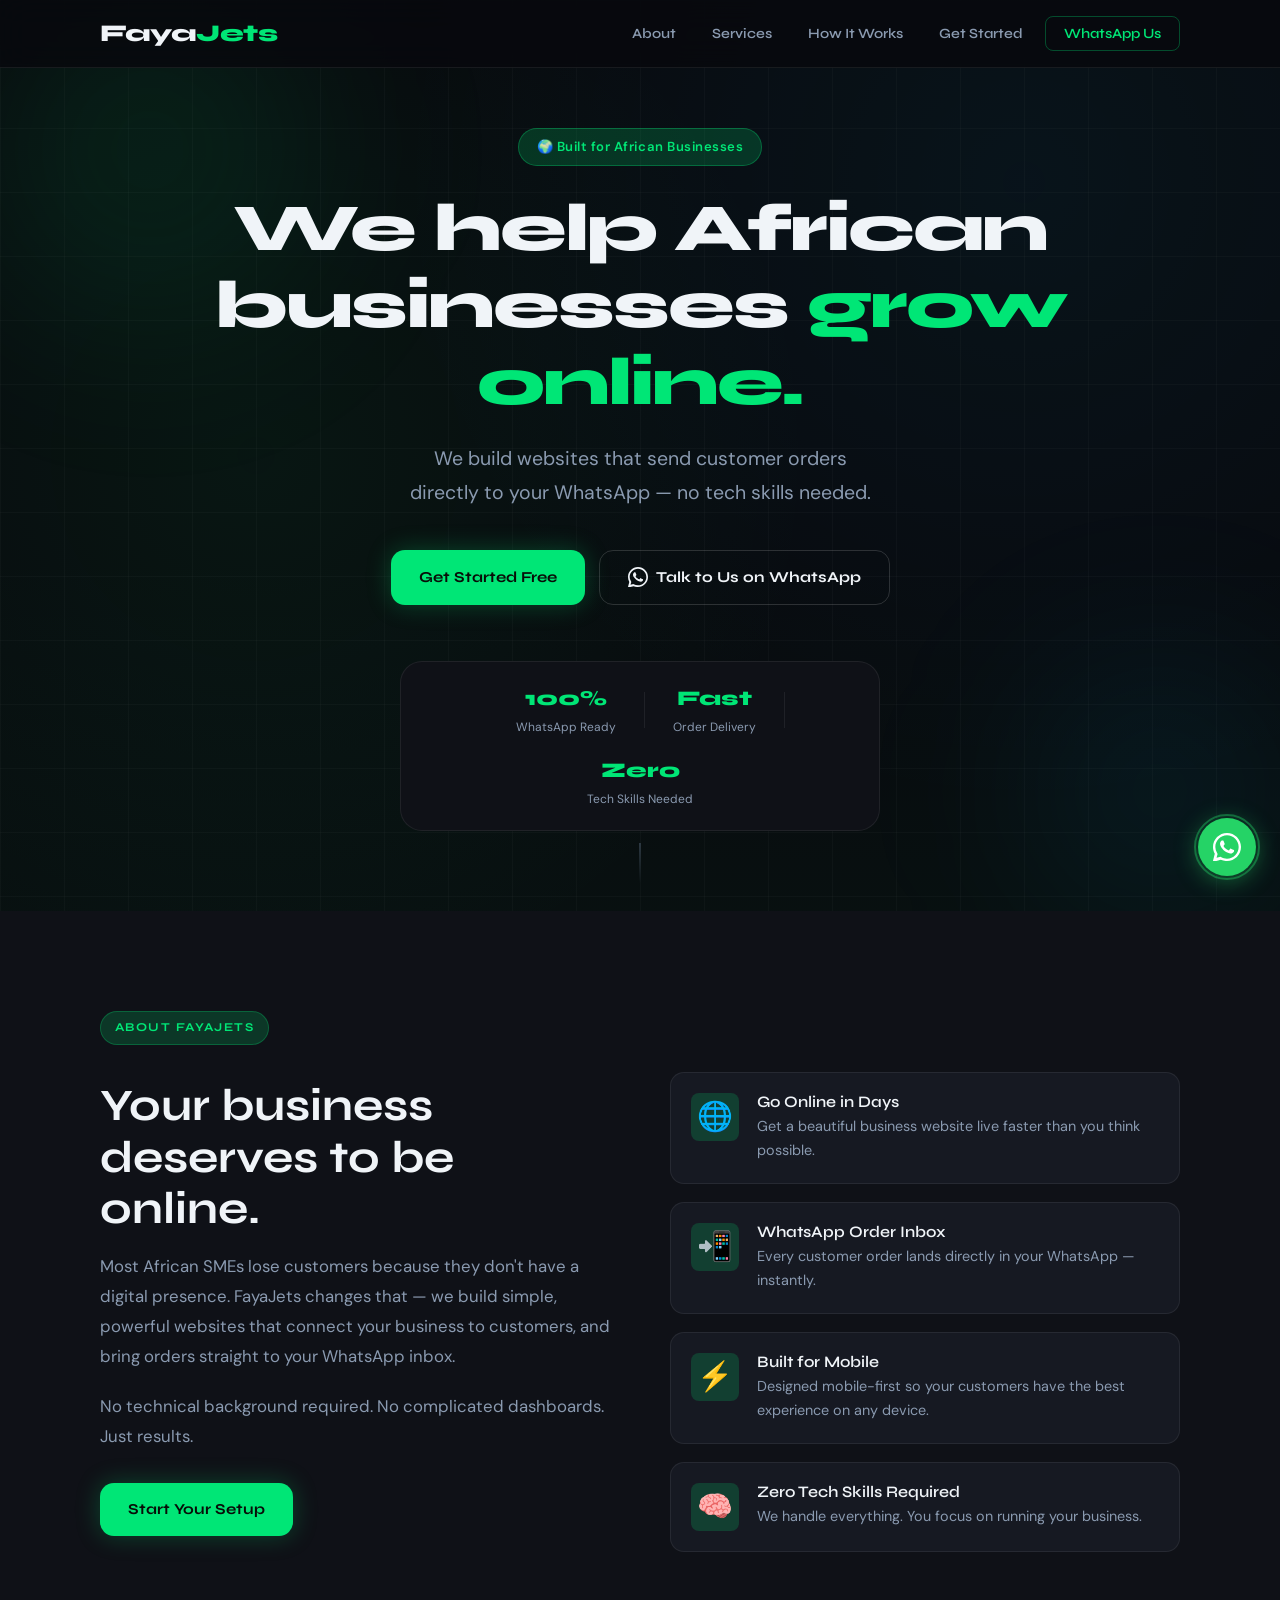
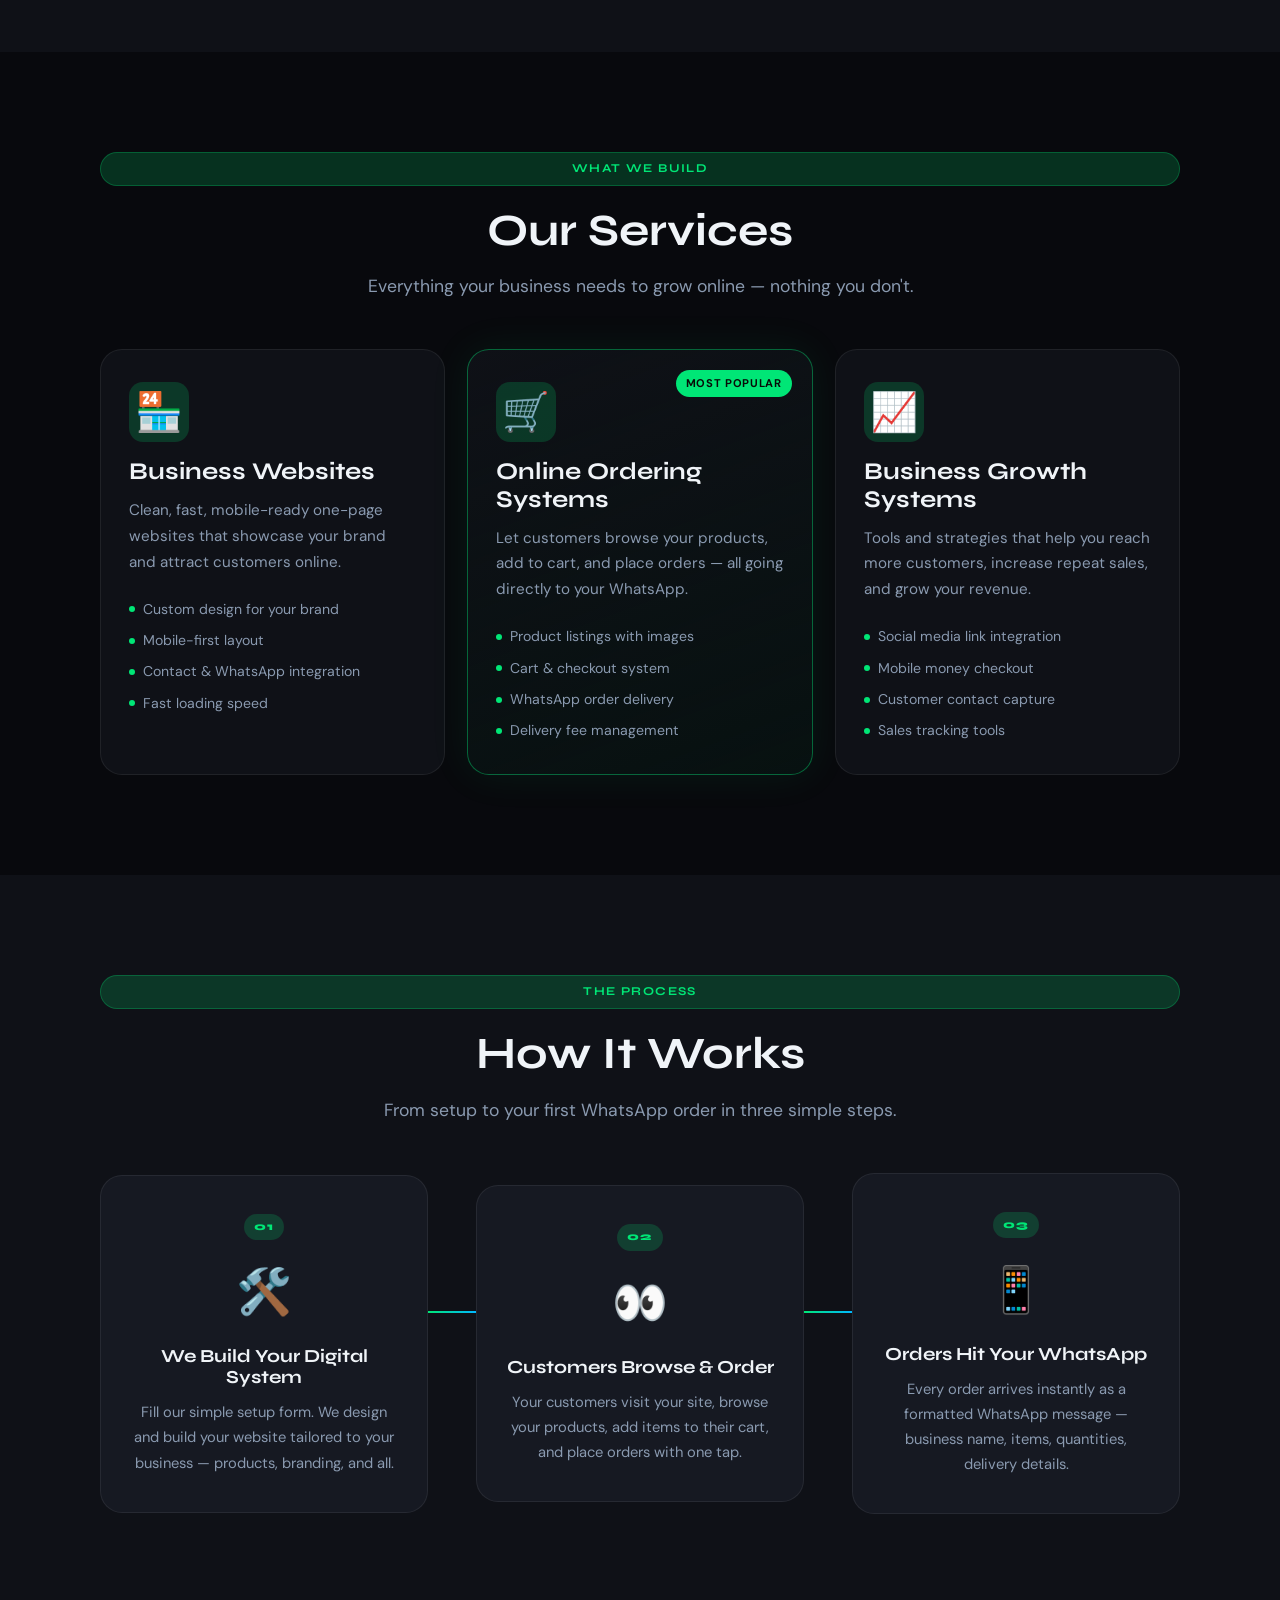
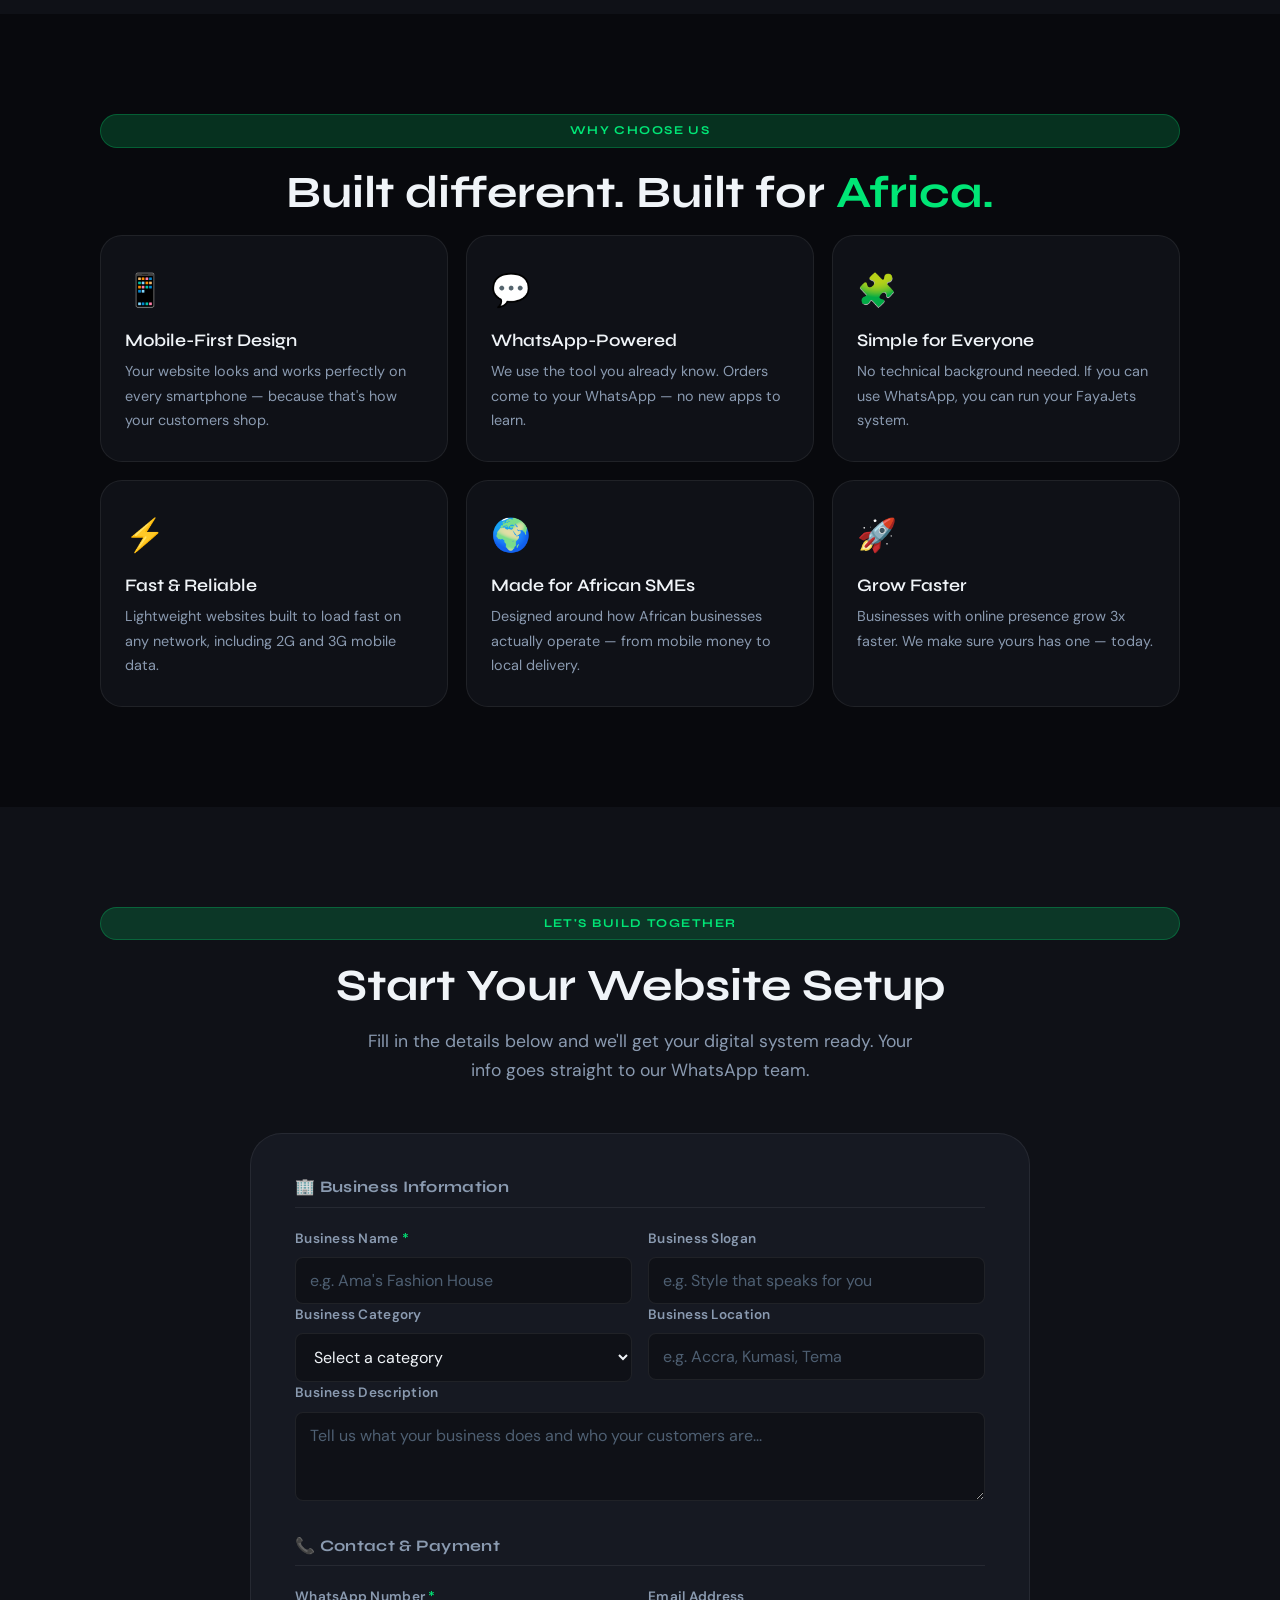
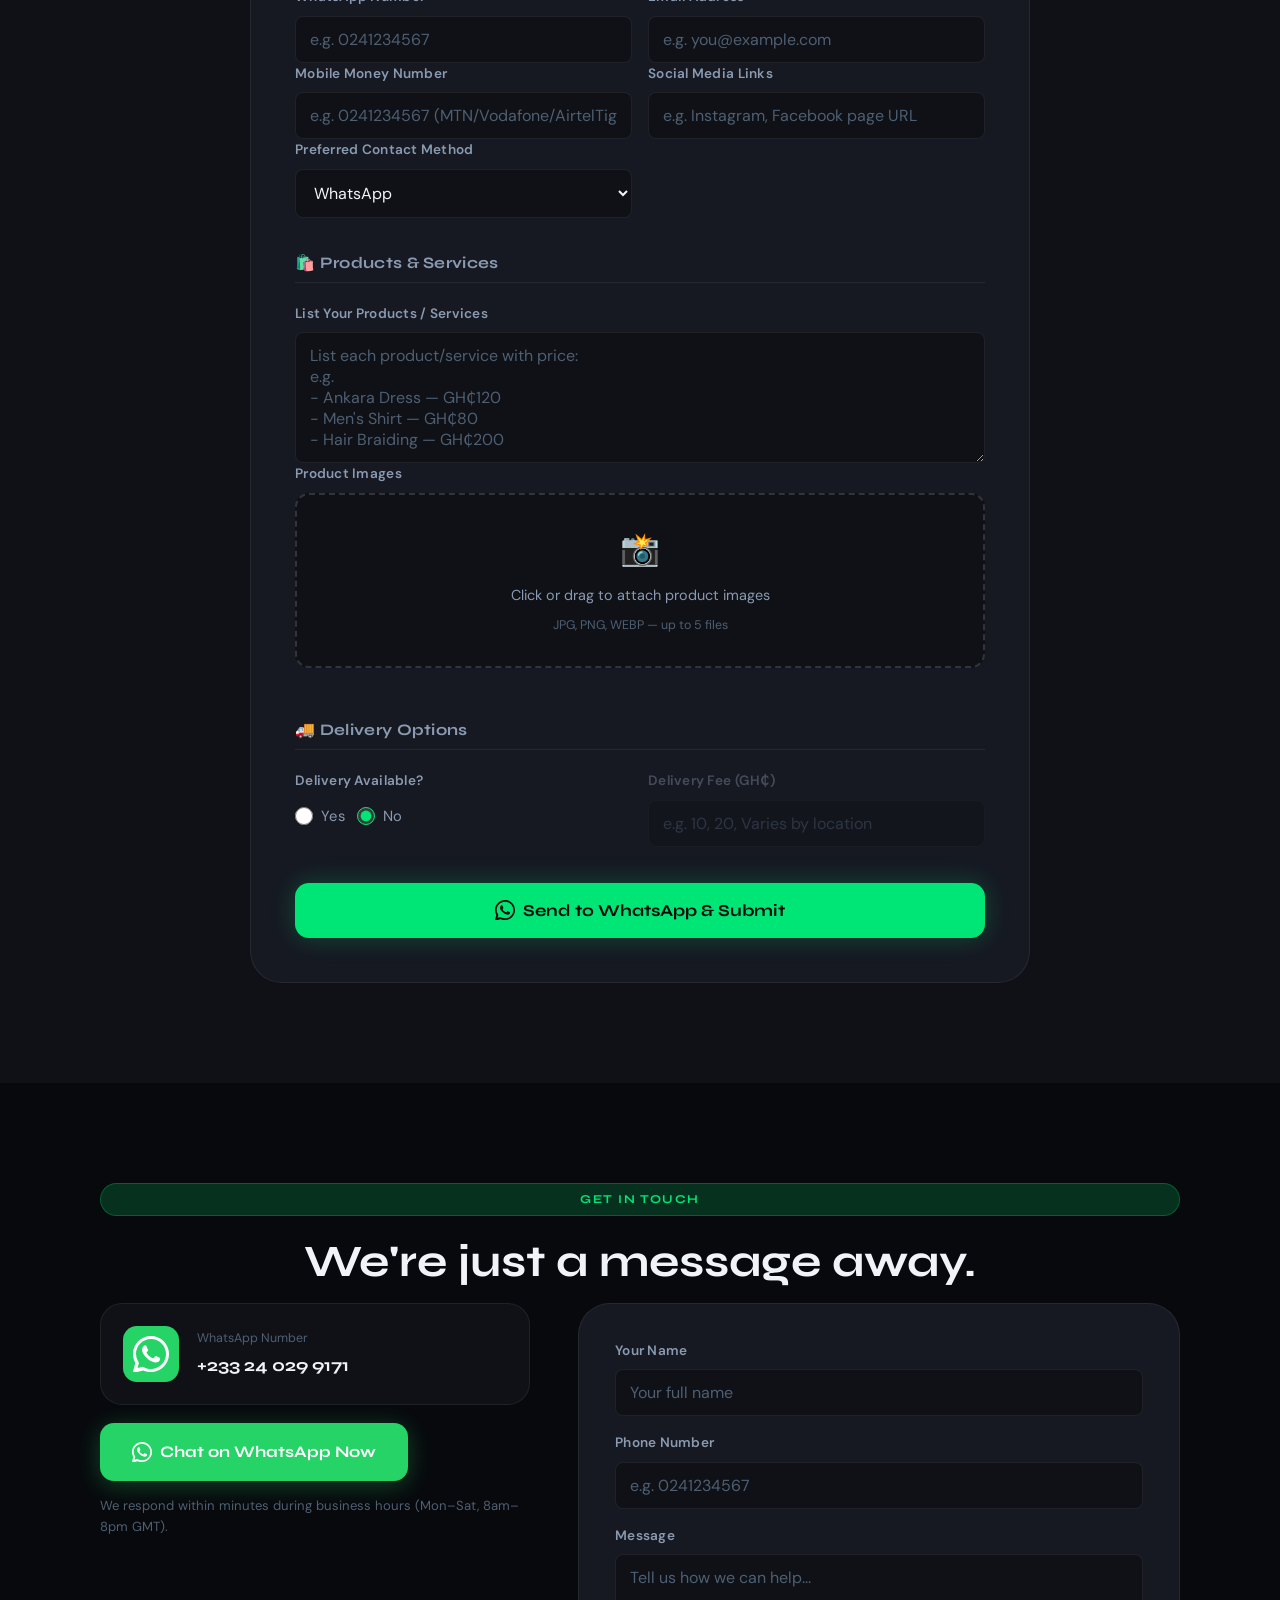
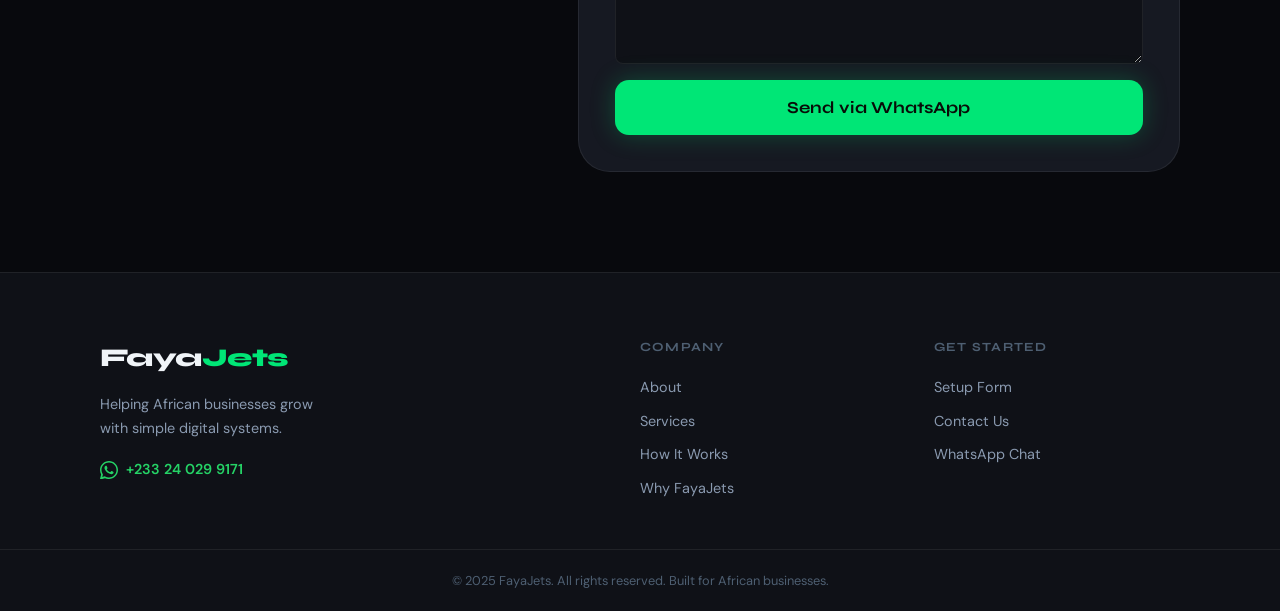
<file: index.html>
<!DOCTYPE html>
<html lang="en">
<head>
  <meta charset="UTF-8" />
  <meta name="viewport" content="width=device-width, initial-scale=1.0" />
  <meta name="description" content="FayaJets helps African businesses grow with simple digital systems. We build websites that send customer orders directly to WhatsApp." />
  <title>FayaJets — Simple Digital Systems for African Businesses</title>
  <link rel="stylesheet" href="style.css" />
  <link rel="preconnect" href="https://fonts.googleapis.com" />
  <link rel="preconnect" href="https://fonts.gstatic.com" crossorigin />
  <link href="https://fonts.googleapis.com/css2?family=Syne:wght@400;600;700;800&family=DM+Sans:ital,opsz,wght@0,9..40,300;0,9..40,400;0,9..40,500;1,9..40,300&display=swap" rel="stylesheet" />
</head>
<body>

  <!-- NAV -->
  <nav class="nav" id="nav">
    <div class="nav__inner">
      <a href="#" class="nav__logo">Faya<span>Jets</span></a>
      <button class="nav__hamburger" id="hamburger" aria-label="Toggle menu">
        <span></span><span></span><span></span>
      </button>
      <ul class="nav__links" id="navLinks">
        <li><a href="#about" class="nav__link">About</a></li>
        <li><a href="#services" class="nav__link">Services</a></li>
        <li><a href="#how-it-works" class="nav__link">How It Works</a></li>
        <li><a href="#setup-form" class="nav__link">Get Started</a></li>
        <li><a href="https://wa.me/233240299171" target="_blank" class="nav__link nav__link--cta">WhatsApp Us</a></li>
      </ul>
    </div>
  </nav>

  <!-- HERO -->
  <section class="hero" id="home">
    <div class="hero__bg-pattern"></div>
    <div class="hero__orb hero__orb--1"></div>
    <div class="hero__orb hero__orb--2"></div>
    <div class="container hero__inner">
      <div class="hero__badge reveal">🌍 Built for African Businesses</div>
      <h1 class="hero__title reveal reveal--delay-1">
        We help African<br />businesses <span class="hero__title--accent">grow online.</span>
      </h1>
      <p class="hero__sub reveal reveal--delay-2">
        We build websites that send customer orders<br class="break-desktop" /> directly to your WhatsApp — no tech skills needed.
      </p>
      <div class="hero__actions reveal reveal--delay-3">
        <a href="#setup-form" class="btn btn--primary">Get Started Free</a>
        <a href="https://wa.me/233240299171" target="_blank" class="btn btn--ghost">
          <svg width="20" height="20" viewBox="0 0 24 24" fill="currentColor"><path d="M17.472 14.382c-.297-.149-1.758-.867-2.03-.967-.273-.099-.471-.148-.67.15-.197.297-.767.966-.94 1.164-.173.199-.347.223-.644.075-.297-.15-1.255-.463-2.39-1.475-.883-.788-1.48-1.761-1.653-2.059-.173-.297-.018-.458.13-.606.134-.133.298-.347.446-.52.149-.174.198-.298.298-.497.099-.198.05-.371-.025-.52-.075-.149-.669-1.612-.916-2.207-.242-.579-.487-.5-.669-.51-.173-.008-.371-.01-.57-.01-.198 0-.52.074-.792.372-.272.297-1.04 1.016-1.04 2.479 0 1.462 1.065 2.875 1.213 3.074.149.198 2.096 3.2 5.077 4.487.709.306 1.262.489 1.694.625.712.227 1.36.195 1.871.118.571-.085 1.758-.719 2.006-1.413.248-.694.248-1.289.173-1.413-.074-.124-.272-.198-.57-.347z"/><path d="M12 0C5.373 0 0 5.373 0 12c0 2.127.558 4.126 1.533 5.864L.057 23.57a.75.75 0 00.914.914l5.702-1.476A11.95 11.95 0 0012 24c6.627 0 12-5.373 12-12S18.627 0 12 0zm0 22c-1.885 0-3.65-.49-5.19-1.352l-.37-.214-3.384.876.891-3.384-.233-.38A9.96 9.96 0 012 12C2 6.477 6.477 2 12 2s10 4.477 10 10-4.477 10-10 10z"/></svg>
          Talk to Us on WhatsApp
        </a>
      </div>
      <div class="hero__stats reveal reveal--delay-4">
        <div class="hero__stat"><strong>100%</strong><span>WhatsApp Ready</span></div>
        <div class="hero__stat-divider"></div>
        <div class="hero__stat"><strong>Fast</strong><span>Order Delivery</span></div>
        <div class="hero__stat-divider"></div>
        <div class="hero__stat"><strong>Zero</strong><span>Tech Skills Needed</span></div>
      </div>
    </div>
    <div class="hero__scroll-hint">
      <span>Scroll to explore</span>
      <div class="hero__scroll-line"></div>
    </div>
  </section>

  <!-- ABOUT -->
  <section class="about section" id="about">
    <div class="container">
      <div class="section-label reveal">About FayaJets</div>
      <div class="about__grid">
        <div class="about__left reveal">
          <h2 class="section-title">Your business deserves to be online.</h2>
          <p class="about__text">Most African SMEs lose customers because they don't have a digital presence. FayaJets changes that — we build simple, powerful websites that connect your business to customers, and bring orders straight to your WhatsApp inbox.</p>
          <p class="about__text">No technical background required. No complicated dashboards. Just results.</p>
          <a href="#setup-form" class="btn btn--primary">Start Your Setup</a>
        </div>
        <div class="about__right reveal reveal--delay-2">
          <div class="about__feature">
            <div class="about__feature-icon">🌐</div>
            <div>
              <h4>Go Online in Days</h4>
              <p>Get a beautiful business website live faster than you think possible.</p>
            </div>
          </div>
          <div class="about__feature">
            <div class="about__feature-icon">📲</div>
            <div>
              <h4>WhatsApp Order Inbox</h4>
              <p>Every customer order lands directly in your WhatsApp — instantly.</p>
            </div>
          </div>
          <div class="about__feature">
            <div class="about__feature-icon">⚡</div>
            <div>
              <h4>Built for Mobile</h4>
              <p>Designed mobile-first so your customers have the best experience on any device.</p>
            </div>
          </div>
          <div class="about__feature">
            <div class="about__feature-icon">🧠</div>
            <div>
              <h4>Zero Tech Skills Required</h4>
              <p>We handle everything. You focus on running your business.</p>
            </div>
          </div>
        </div>
      </div>
    </div>
  </section>

  <!-- SERVICES -->
  <section class="services section" id="services">
    <div class="container">
      <div class="section-label reveal">What We Build</div>
      <h2 class="section-title text-center reveal">Our Services</h2>
      <p class="section-sub text-center reveal">Everything your business needs to grow online — nothing you don't.</p>
      <div class="services__grid">
        <div class="service-card reveal">
          <div class="service-card__icon">🏪</div>
          <h3>Business Websites</h3>
          <p>Clean, fast, mobile-ready one-page websites that showcase your brand and attract customers online.</p>
          <ul class="service-card__list">
            <li>Custom design for your brand</li>
            <li>Mobile-first layout</li>
            <li>Contact & WhatsApp integration</li>
            <li>Fast loading speed</li>
          </ul>
        </div>
        <div class="service-card service-card--featured reveal reveal--delay-1">
          <div class="service-card__badge">Most Popular</div>
          <div class="service-card__icon">🛒</div>
          <h3>Online Ordering Systems</h3>
          <p>Let customers browse your products, add to cart, and place orders — all going directly to your WhatsApp.</p>
          <ul class="service-card__list">
            <li>Product listings with images</li>
            <li>Cart & checkout system</li>
            <li>WhatsApp order delivery</li>
            <li>Delivery fee management</li>
          </ul>
        </div>
        <div class="service-card reveal reveal--delay-2">
          <div class="service-card__icon">📈</div>
          <h3>Business Growth Systems</h3>
          <p>Tools and strategies that help you reach more customers, increase repeat sales, and grow your revenue.</p>
          <ul class="service-card__list">
            <li>Social media link integration</li>
            <li>Mobile money checkout</li>
            <li>Customer contact capture</li>
            <li>Sales tracking tools</li>
          </ul>
        </div>
      </div>
    </div>
  </section>

  <!-- HOW IT WORKS -->
  <section class="hiw section" id="how-it-works">
    <div class="container">
      <div class="section-label reveal">The Process</div>
      <h2 class="section-title text-center reveal">How It Works</h2>
      <p class="section-sub text-center reveal">From setup to your first WhatsApp order in three simple steps.</p>
      <div class="hiw__steps">
        <div class="hiw__step reveal">
          <div class="hiw__step-num">01</div>
          <div class="hiw__step-icon">🛠️</div>
          <h3>We Build Your Digital System</h3>
          <p>Fill our simple setup form. We design and build your website tailored to your business — products, branding, and all.</p>
        </div>
        <div class="hiw__connector reveal reveal--delay-1"></div>
        <div class="hiw__step reveal reveal--delay-1">
          <div class="hiw__step-num">02</div>
          <div class="hiw__step-icon">👀</div>
          <h3>Customers Browse & Order</h3>
          <p>Your customers visit your site, browse your products, add items to their cart, and place orders with one tap.</p>
        </div>
        <div class="hiw__connector reveal reveal--delay-2"></div>
        <div class="hiw__step reveal reveal--delay-2">
          <div class="hiw__step-num">03</div>
          <div class="hiw__step-icon">📱</div>
          <h3>Orders Hit Your WhatsApp</h3>
          <p>Every order arrives instantly as a formatted WhatsApp message — business name, items, quantities, delivery details.</p>
        </div>
      </div>
    </div>
  </section>

  <!-- WHY FAYAJETS -->
  <section class="why section" id="why">
    <div class="container">
      <div class="section-label reveal">Why Choose Us</div>
      <h2 class="section-title text-center reveal">Built different. Built for <span class="accent">Africa.</span></h2>
      <div class="why__grid">
        <div class="why__card reveal">
          <span class="why__card-icon">📱</span>
          <h4>Mobile-First Design</h4>
          <p>Your website looks and works perfectly on every smartphone — because that's how your customers shop.</p>
        </div>
        <div class="why__card reveal reveal--delay-1">
          <span class="why__card-icon">💬</span>
          <h4>WhatsApp-Powered</h4>
          <p>We use the tool you already know. Orders come to your WhatsApp — no new apps to learn.</p>
        </div>
        <div class="why__card reveal reveal--delay-2">
          <span class="why__card-icon">🧩</span>
          <h4>Simple for Everyone</h4>
          <p>No technical background needed. If you can use WhatsApp, you can run your FayaJets system.</p>
        </div>
        <div class="why__card reveal reveal--delay-3">
          <span class="why__card-icon">⚡</span>
          <h4>Fast & Reliable</h4>
          <p>Lightweight websites built to load fast on any network, including 2G and 3G mobile data.</p>
        </div>
        <div class="why__card reveal">
          <span class="why__card-icon">🌍</span>
          <h4>Made for African SMEs</h4>
          <p>Designed around how African businesses actually operate — from mobile money to local delivery.</p>
        </div>
        <div class="why__card reveal reveal--delay-1">
          <span class="why__card-icon">🚀</span>
          <h4>Grow Faster</h4>
          <p>Businesses with online presence grow 3x faster. We make sure yours has one — today.</p>
        </div>
      </div>
    </div>
  </section>

  <!-- SETUP FORM -->
  <section class="setup section" id="setup-form">
    <div class="container">
      <div class="section-label reveal">Let's Build Together</div>
      <h2 class="section-title text-center reveal">Start Your Website Setup</h2>
      <p class="section-sub text-center reveal">Fill in the details below and we'll get your digital system ready. Your info goes straight to our WhatsApp team.</p>

      <div class="setup__form-wrap reveal">
        <form id="setupForm" novalidate>

          <!-- Business Info -->
          <div class="form-section">
            <h3 class="form-section__title">🏢 Business Information</h3>
            <div class="form-row">
              <div class="form-group">
                <label for="bizName">Business Name <span class="required">*</span></label>
                <input type="text" id="bizName" name="bizName" placeholder="e.g. Ama's Fashion House" required />
                <span class="form-error" id="err-bizName">Please enter your business name.</span>
              </div>
              <div class="form-group">
                <label for="bizSlogan">Business Slogan</label>
                <input type="text" id="bizSlogan" name="bizSlogan" placeholder="e.g. Style that speaks for you" />
              </div>
            </div>
            <div class="form-row">
              <div class="form-group">
                <label for="bizCategory">Business Category</label>
                <select id="bizCategory" name="bizCategory">
                  <option value="">Select a category</option>
                  <option>Fashion & Clothing</option>
                  <option>Food & Beverages</option>
                  <option>Beauty & Cosmetics</option>
                  <option>Electronics</option>
                  <option>Home & Furniture</option>
                  <option>Health & Wellness</option>
                  <option>Agriculture</option>
                  <option>Services</option>
                  <option>Other</option>
                </select>
              </div>
              <div class="form-group">
                <label for="bizLocation">Business Location</label>
                <input type="text" id="bizLocation" name="bizLocation" placeholder="e.g. Accra, Kumasi, Tema" />
              </div>
            </div>
            <div class="form-group form-group--full">
              <label for="bizDesc">Business Description</label>
              <textarea id="bizDesc" name="bizDesc" rows="3" placeholder="Tell us what your business does and who your customers are..."></textarea>
            </div>
          </div>

          <!-- Contact Info -->
          <div class="form-section">
            <h3 class="form-section__title">📞 Contact & Payment</h3>
            <div class="form-row">
              <div class="form-group">
                <label for="whatsappNum">WhatsApp Number <span class="required">*</span></label>
                <input type="tel" id="whatsappNum" name="whatsappNum" placeholder="e.g. 0241234567" required />
                <span class="form-error" id="err-whatsappNum">Please enter your WhatsApp number.</span>
              </div>
              <div class="form-group">
                <label for="emailAddr">Email Address</label>
                <input type="email" id="emailAddr" name="emailAddr" placeholder="e.g. you@example.com" />
              </div>
            </div>
            <div class="form-row">
              <div class="form-group">
                <label for="momoNum">Mobile Money Number</label>
                <input type="tel" id="momoNum" name="momoNum" placeholder="e.g. 0241234567 (MTN/Vodafone/AirtelTigo)" />
              </div>
              <div class="form-group">
                <label for="socialLinks">Social Media Links</label>
                <input type="text" id="socialLinks" name="socialLinks" placeholder="e.g. Instagram, Facebook page URL" />
              </div>
            </div>
            <div class="form-row">
              <div class="form-group">
                <label for="contactMethod">Preferred Contact Method</label>
                <select id="contactMethod" name="contactMethod">
                  <option value="WhatsApp">WhatsApp</option>
                  <option value="Call">Phone Call</option>
                  <option value="Email">Email</option>
                </select>
              </div>
            </div>
          </div>

          <!-- Products -->
          <div class="form-section">
            <h3 class="form-section__title">🛍️ Products & Services</h3>
            <div class="form-group form-group--full">
              <label for="products">List Your Products / Services</label>
              <textarea id="products" name="products" rows="5" placeholder="List each product/service with price:&#10;e.g.&#10;- Ankara Dress — GH₵120&#10;- Men's Shirt — GH₵80&#10;- Hair Braiding — GH₵200"></textarea>
            </div>
            <div class="form-group form-group--full">
              <label for="productImages">Product Images</label>
              <div class="file-upload" id="fileUploadArea">
                <div class="file-upload__icon">📸</div>
                <p>Click or drag to attach product images</p>
                <span>JPG, PNG, WEBP — up to 5 files</span>
                <input type="file" id="productImages" name="productImages" multiple accept="image/*" />
              </div>
              <div class="file-upload__preview" id="imagePreview"></div>
            </div>
          </div>

          <!-- Delivery -->
          <div class="form-section">
            <h3 class="form-section__title">🚚 Delivery Options</h3>
            <div class="form-row">
              <div class="form-group">
                <label>Delivery Available?</label>
                <div class="radio-group">
                  <label class="radio-label">
                    <input type="radio" name="delivery" value="Yes" id="deliveryYes" />
                    <span>Yes</span>
                  </label>
                  <label class="radio-label">
                    <input type="radio" name="delivery" value="No" id="deliveryNo" checked />
                    <span>No</span>
                  </label>
                </div>
              </div>
              <div class="form-group" id="deliveryFeeGroup">
                <label for="deliveryFee">Delivery Fee (GH₵)</label>
                <input type="text" id="deliveryFee" name="deliveryFee" placeholder="e.g. 10, 20, Varies by location" />
              </div>
            </div>
          </div>

          <div id="formSuccess" class="form-success" style="display:none">
            <span class="form-success__icon">✅</span>
            <div>
              <strong>Thank you! We will contact you shortly on WhatsApp.</strong>
              <p>Your setup request has been sent. Our team will reach out within 24 hours.</p>
            </div>
          </div>

          <button type="submit" class="btn btn--primary btn--full" id="submitBtn">
            <svg width="20" height="20" viewBox="0 0 24 24" fill="currentColor"><path d="M17.472 14.382c-.297-.149-1.758-.867-2.03-.967-.273-.099-.471-.148-.67.15-.197.297-.767.966-.94 1.164-.173.199-.347.223-.644.075-.297-.15-1.255-.463-2.39-1.475-.883-.788-1.48-1.761-1.653-2.059-.173-.297-.018-.458.13-.606.134-.133.298-.347.446-.52.149-.174.198-.298.298-.497.099-.198.05-.371-.025-.52-.075-.149-.669-1.612-.916-2.207-.242-.579-.487-.5-.669-.51-.173-.008-.371-.01-.57-.01-.198 0-.52.074-.792.372-.272.297-1.04 1.016-1.04 2.479 0 1.462 1.065 2.875 1.213 3.074.149.198 2.096 3.2 5.077 4.487.709.306 1.262.489 1.694.625.712.227 1.36.195 1.871.118.571-.085 1.758-.719 2.006-1.413.248-.694.248-1.289.173-1.413-.074-.124-.272-.198-.57-.347z"/><path d="M12 0C5.373 0 0 5.373 0 12c0 2.127.558 4.126 1.533 5.864L.057 23.57a.75.75 0 00.914.914l5.702-1.476A11.95 11.95 0 0012 24c6.627 0 12-5.373 12-12S18.627 0 12 0zm0 22c-1.885 0-3.65-.49-5.19-1.352l-.37-.214-3.384.876.891-3.384-.233-.38A9.96 9.96 0 012 12C2 6.477 6.477 2 12 2s10 4.477 10 10-4.477 10-10 10z"/></svg>
            Send to WhatsApp & Submit
          </button>
        </form>
      </div>
    </div>
  </section>

  <!-- CONTACT -->
  <section class="contact section" id="contact">
    <div class="container">
      <div class="section-label reveal">Get In Touch</div>
      <h2 class="section-title text-center reveal">We're just a message away.</h2>
      <div class="contact__grid">
        <div class="contact__info reveal">
          <div class="contact__wa-card">
            <div class="contact__wa-icon">
              <svg width="36" height="36" viewBox="0 0 24 24" fill="white"><path d="M17.472 14.382c-.297-.149-1.758-.867-2.03-.967-.273-.099-.471-.148-.67.15-.197.297-.767.966-.94 1.164-.173.199-.347.223-.644.075-.297-.15-1.255-.463-2.39-1.475-.883-.788-1.48-1.761-1.653-2.059-.173-.297-.018-.458.13-.606.134-.133.298-.347.446-.52.149-.174.198-.298.298-.497.099-.198.05-.371-.025-.52-.075-.149-.669-1.612-.916-2.207-.242-.579-.487-.5-.669-.51-.173-.008-.371-.01-.57-.01-.198 0-.52.074-.792.372-.272.297-1.04 1.016-1.04 2.479 0 1.462 1.065 2.875 1.213 3.074.149.198 2.096 3.2 5.077 4.487.709.306 1.262.489 1.694.625.712.227 1.36.195 1.871.118.571-.085 1.758-.719 2.006-1.413.248-.694.248-1.289.173-1.413-.074-.124-.272-.198-.57-.347z"/><path d="M12 0C5.373 0 0 5.373 0 12c0 2.127.558 4.126 1.533 5.864L.057 23.57a.75.75 0 00.914.914l5.702-1.476A11.95 11.95 0 0012 24c6.627 0 12-5.373 12-12S18.627 0 12 0zm0 22c-1.885 0-3.65-.49-5.19-1.352l-.37-.214-3.384.876.891-3.384-.233-.38A9.96 9.96 0 012 12C2 6.477 6.477 2 12 2s10 4.477 10 10-4.477 10-10 10z"/></svg>
            </div>
            <div>
              <p class="contact__wa-label">WhatsApp Number</p>
              <p class="contact__wa-num">+233 24 029 9171</p>
            </div>
          </div>
          <a href="https://wa.me/23324029171" target="_blank" class="btn btn--whatsapp">
            <svg width="20" height="20" viewBox="0 0 24 24" fill="currentColor"><path d="M17.472 14.382c-.297-.149-1.758-.867-2.03-.967-.273-.099-.471-.148-.67.15-.197.297-.767.966-.94 1.164-.173.199-.347.223-.644.075-.297-.15-1.255-.463-2.39-1.475-.883-.788-1.48-1.761-1.653-2.059-.173-.297-.018-.458.13-.606.134-.133.298-.347.446-.52.149-.174.198-.298.298-.497.099-.198.05-.371-.025-.52-.075-.149-.669-1.612-.916-2.207-.242-.579-.487-.5-.669-.51-.173-.008-.371-.01-.57-.01-.198 0-.52.074-.792.372-.272.297-1.04 1.016-1.04 2.479 0 1.462 1.065 2.875 1.213 3.074.149.198 2.096 3.2 5.077 4.487.709.306 1.262.489 1.694.625.712.227 1.36.195 1.871.118.571-.085 1.758-.719 2.006-1.413.248-.694.248-1.289.173-1.413-.074-.124-.272-.198-.57-.347z"/><path d="M12 0C5.373 0 0 5.373 0 12c0 2.127.558 4.126 1.533 5.864L.057 23.57a.75.75 0 00.914.914l5.702-1.476A11.95 11.95 0 0012 24c6.627 0 12-5.373 12-12S18.627 0 12 0zm0 22c-1.885 0-3.65-.49-5.19-1.352l-.37-.214-3.384.876.891-3.384-.233-.38A9.96 9.96 0 012 12C2 6.477 6.477 2 12 2s10 4.477 10 10-4.477 10-10 10z"/></svg>
            Chat on WhatsApp Now
          </a>
          <p class="contact__hours">We respond within minutes during business hours (Mon–Sat, 8am–8pm GMT).</p>
        </div>

        <div class="contact__form-wrap reveal reveal--delay-1">
          <form id="contactForm" novalidate>
            <div class="form-group">
              <label for="cName">Your Name</label>
              <input type="text" id="cName" name="cName" placeholder="Your full name" />
            </div>
            <div class="form-group">
              <label for="cPhone">Phone Number</label>
              <input type="tel" id="cPhone" name="cPhone" placeholder="e.g. 0241234567" />
            </div>
            <div class="form-group">
              <label for="cMsg">Message</label>
              <textarea id="cMsg" name="cMsg" rows="4" placeholder="Tell us how we can help..."></textarea>
            </div>
            <button type="submit" class="btn btn--primary btn--full">Send via WhatsApp</button>
          </form>
        </div>
      </div>
    </div>
  </section>

  <!-- FOOTER -->
  <footer class="footer">
    <div class="container footer__inner">
      <div class="footer__brand">
        <div class="footer__logo">Faya<span>Jets</span></div>
        <p>Helping African businesses grow<br />with simple digital systems.</p>
        <a href="https://wa.me/23324029171" target="_blank" class="footer__wa">
          <svg width="18" height="18" viewBox="0 0 24 24" fill="currentColor"><path d="M17.472 14.382c-.297-.149-1.758-.867-2.03-.967-.273-.099-.471-.148-.67.15-.197.297-.767.966-.94 1.164-.173.199-.347.223-.644.075-.297-.15-1.255-.463-2.39-1.475-.883-.788-1.48-1.761-1.653-2.059-.173-.297-.018-.458.13-.606.134-.133.298-.347.446-.52.149-.174.198-.298.298-.497.099-.198.05-.371-.025-.52-.075-.149-.669-1.612-.916-2.207-.242-.579-.487-.5-.669-.51-.173-.008-.371-.01-.57-.01-.198 0-.52.074-.792.372-.272.297-1.04 1.016-1.04 2.479 0 1.462 1.065 2.875 1.213 3.074.149.198 2.096 3.2 5.077 4.487.709.306 1.262.489 1.694.625.712.227 1.36.195 1.871.118.571-.085 1.758-.719 2.006-1.413.248-.694.248-1.289.173-1.413-.074-.124-.272-.198-.57-.347z"/><path d="M12 0C5.373 0 0 5.373 0 12c0 2.127.558 4.126 1.533 5.864L.057 23.57a.75.75 0 00.914.914l5.702-1.476A11.95 11.95 0 0012 24c6.627 0 12-5.373 12-12S18.627 0 12 0zm0 22c-1.885 0-3.65-.49-5.19-1.352l-.37-.214-3.384.876.891-3.384-.233-.38A9.96 9.96 0 012 12C2 6.477 6.477 2 12 2s10 4.477 10 10-4.477 10-10 10z"/></svg>
          +233 24 029 9171
        </a>
      </div>
      <div class="footer__links">
        <h5>Company</h5>
        <a href="#about">About</a>
        <a href="#services">Services</a>
        <a href="#how-it-works">How It Works</a>
        <a href="#why">Why FayaJets</a>
      </div>
      <div class="footer__links">
        <h5>Get Started</h5>
        <a href="#setup-form">Setup Form</a>
        <a href="#contact">Contact Us</a>
        <a href="https://wa.me/233240299171" target="_blank">WhatsApp Chat</a>
      </div>
    </div>
    <div class="footer__bottom">
      <p>&copy; 2025 FayaJets. All rights reserved. Built for African businesses.</p>
    </div>
  </footer>

  <!-- FLOATING WA BUTTON -->
  <a href="https://wa.me/23324029171" target="_blank" class="wa-float" aria-label="Chat on WhatsApp">
    <svg width="28" height="28" viewBox="0 0 24 24" fill="white"><path d="M17.472 14.382c-.297-.149-1.758-.867-2.03-.967-.273-.099-.471-.148-.67.15-.197.297-.767.966-.94 1.164-.173.199-.347.223-.644.075-.297-.15-1.255-.463-2.39-1.475-.883-.788-1.48-1.761-1.653-2.059-.173-.297-.018-.458.13-.606.134-.133.298-.347.446-.52.149-.174.198-.298.298-.497.099-.198.05-.371-.025-.52-.075-.149-.669-1.612-.916-2.207-.242-.579-.487-.5-.669-.51-.173-.008-.371-.01-.57-.01-.198 0-.52.074-.792.372-.272.297-1.04 1.016-1.04 2.479 0 1.462 1.065 2.875 1.213 3.074.149.198 2.096 3.2 5.077 4.487.709.306 1.262.489 1.694.625.712.227 1.36.195 1.871.118.571-.085 1.758-.719 2.006-1.413.248-.694.248-1.289.173-1.413-.074-.124-.272-.198-.57-.347z"/><path d="M12 0C5.373 0 0 5.373 0 12c0 2.127.558 4.126 1.533 5.864L.057 23.57a.75.75 0 00.914.914l5.702-1.476A11.95 11.95 0 0012 24c6.627 0 12-5.373 12-12S18.627 0 12 0zm0 22c-1.885 0-3.65-.49-5.19-1.352l-.37-.214-3.384.876.891-3.384-.233-.38A9.96 9.96 0 012 12C2 6.477 6.477 2 12 2s10 4.477 10 10-4.477 10-10 10z"/></svg>
    <span class="wa-float__tooltip">Chat with us</span>
  </a>

  <script src="script.js"></script>
</body>
</html>
</file>
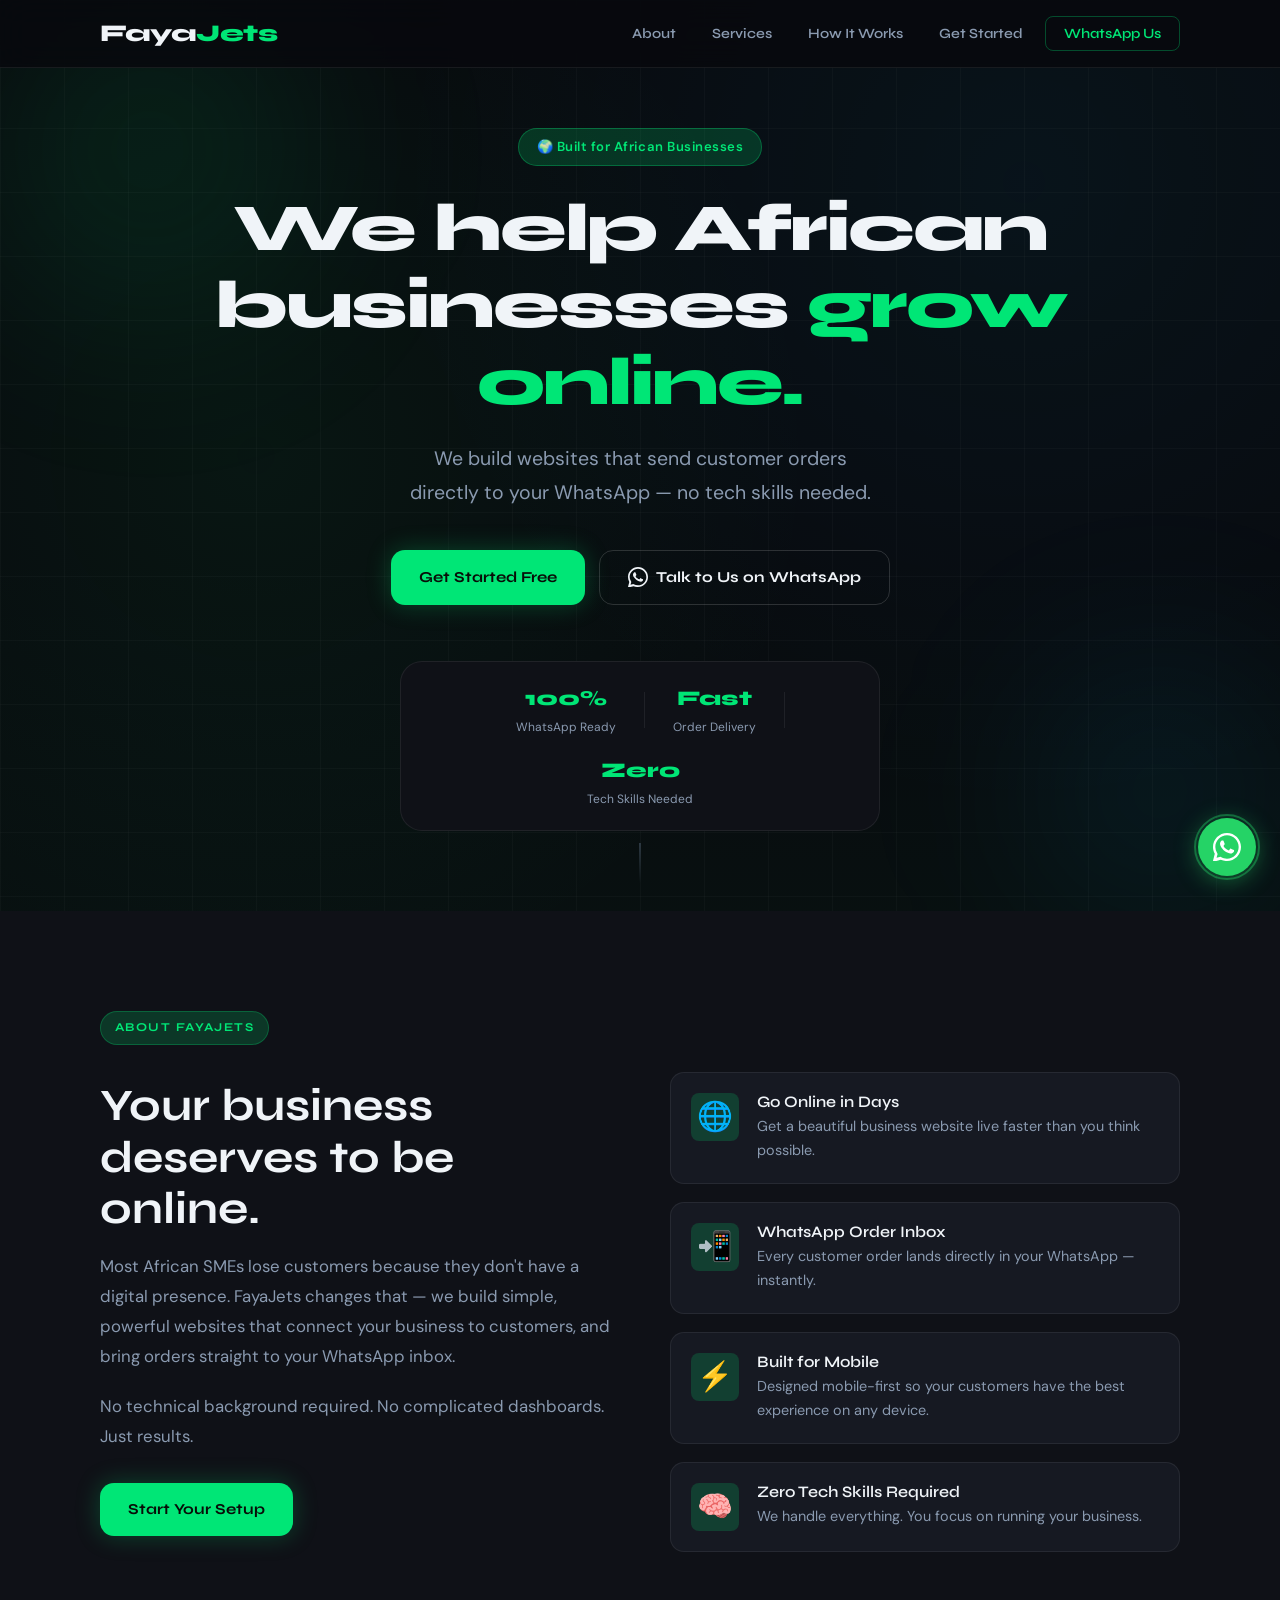
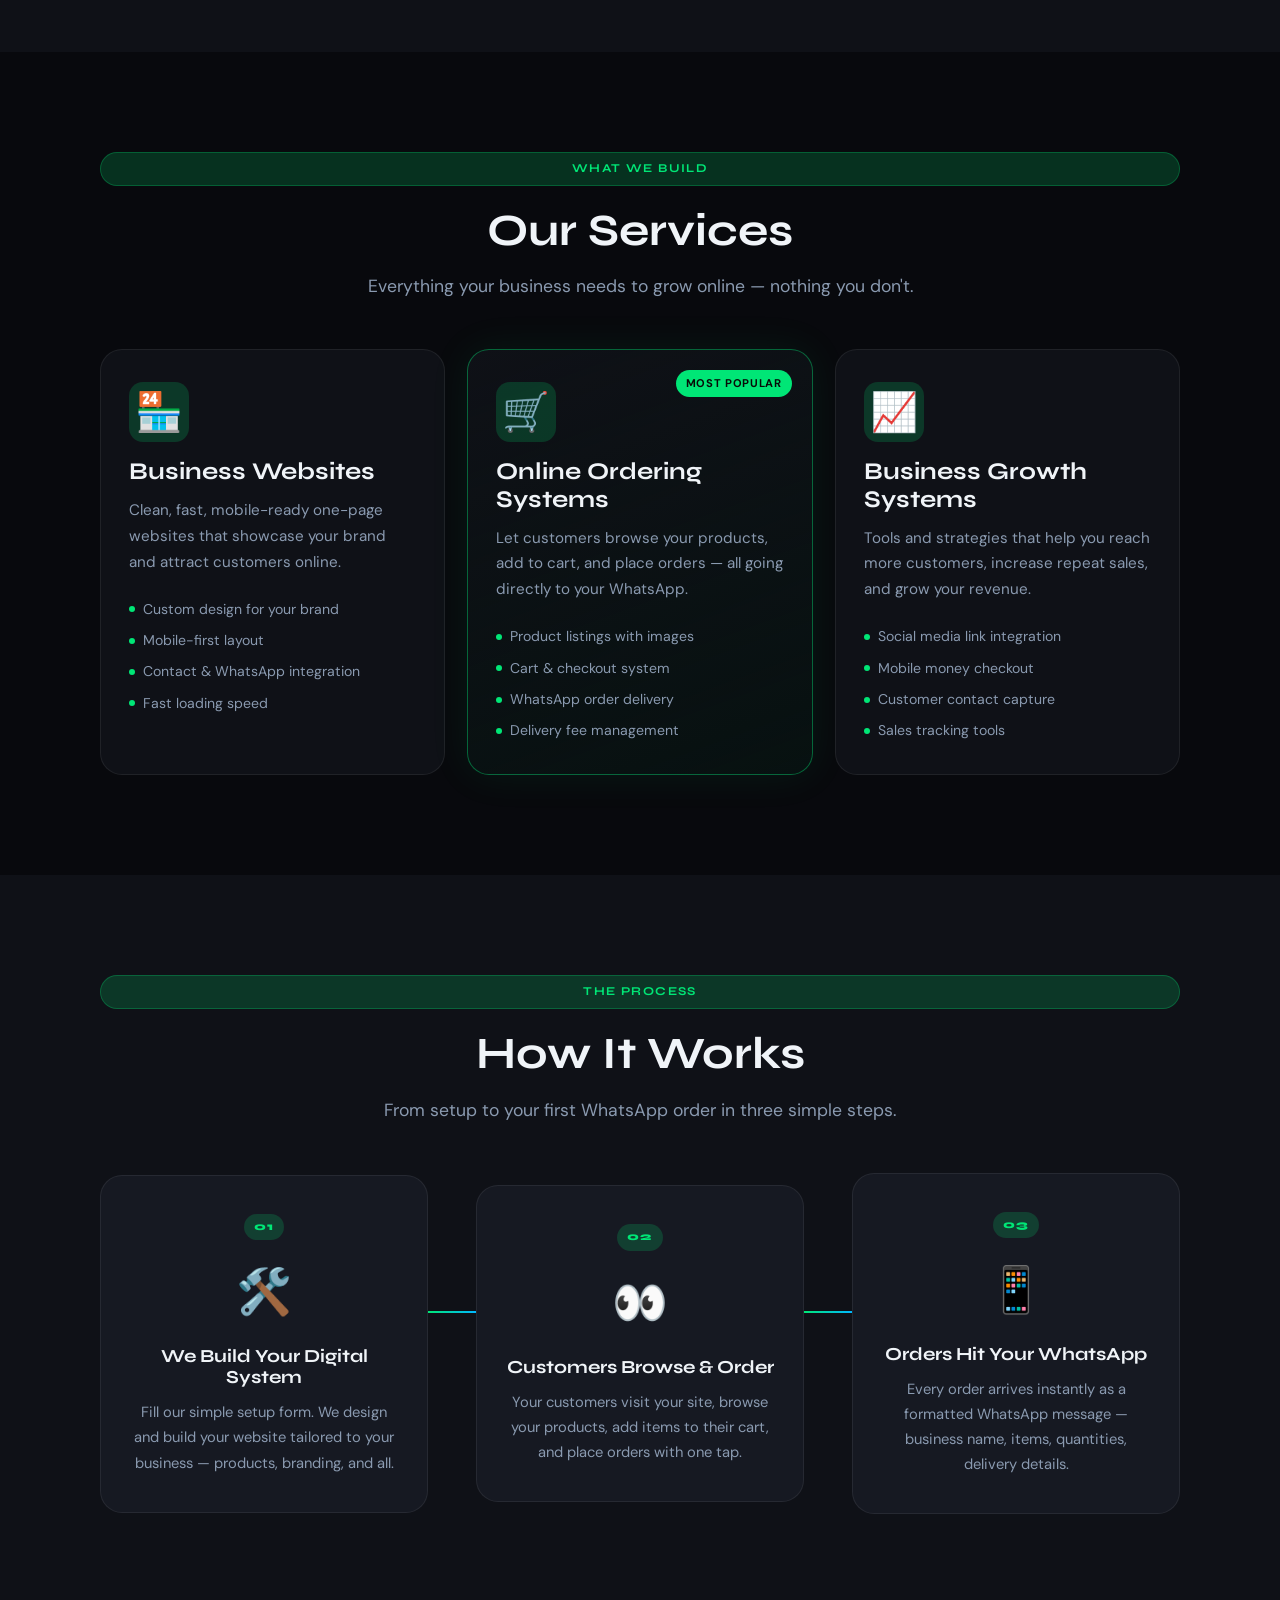
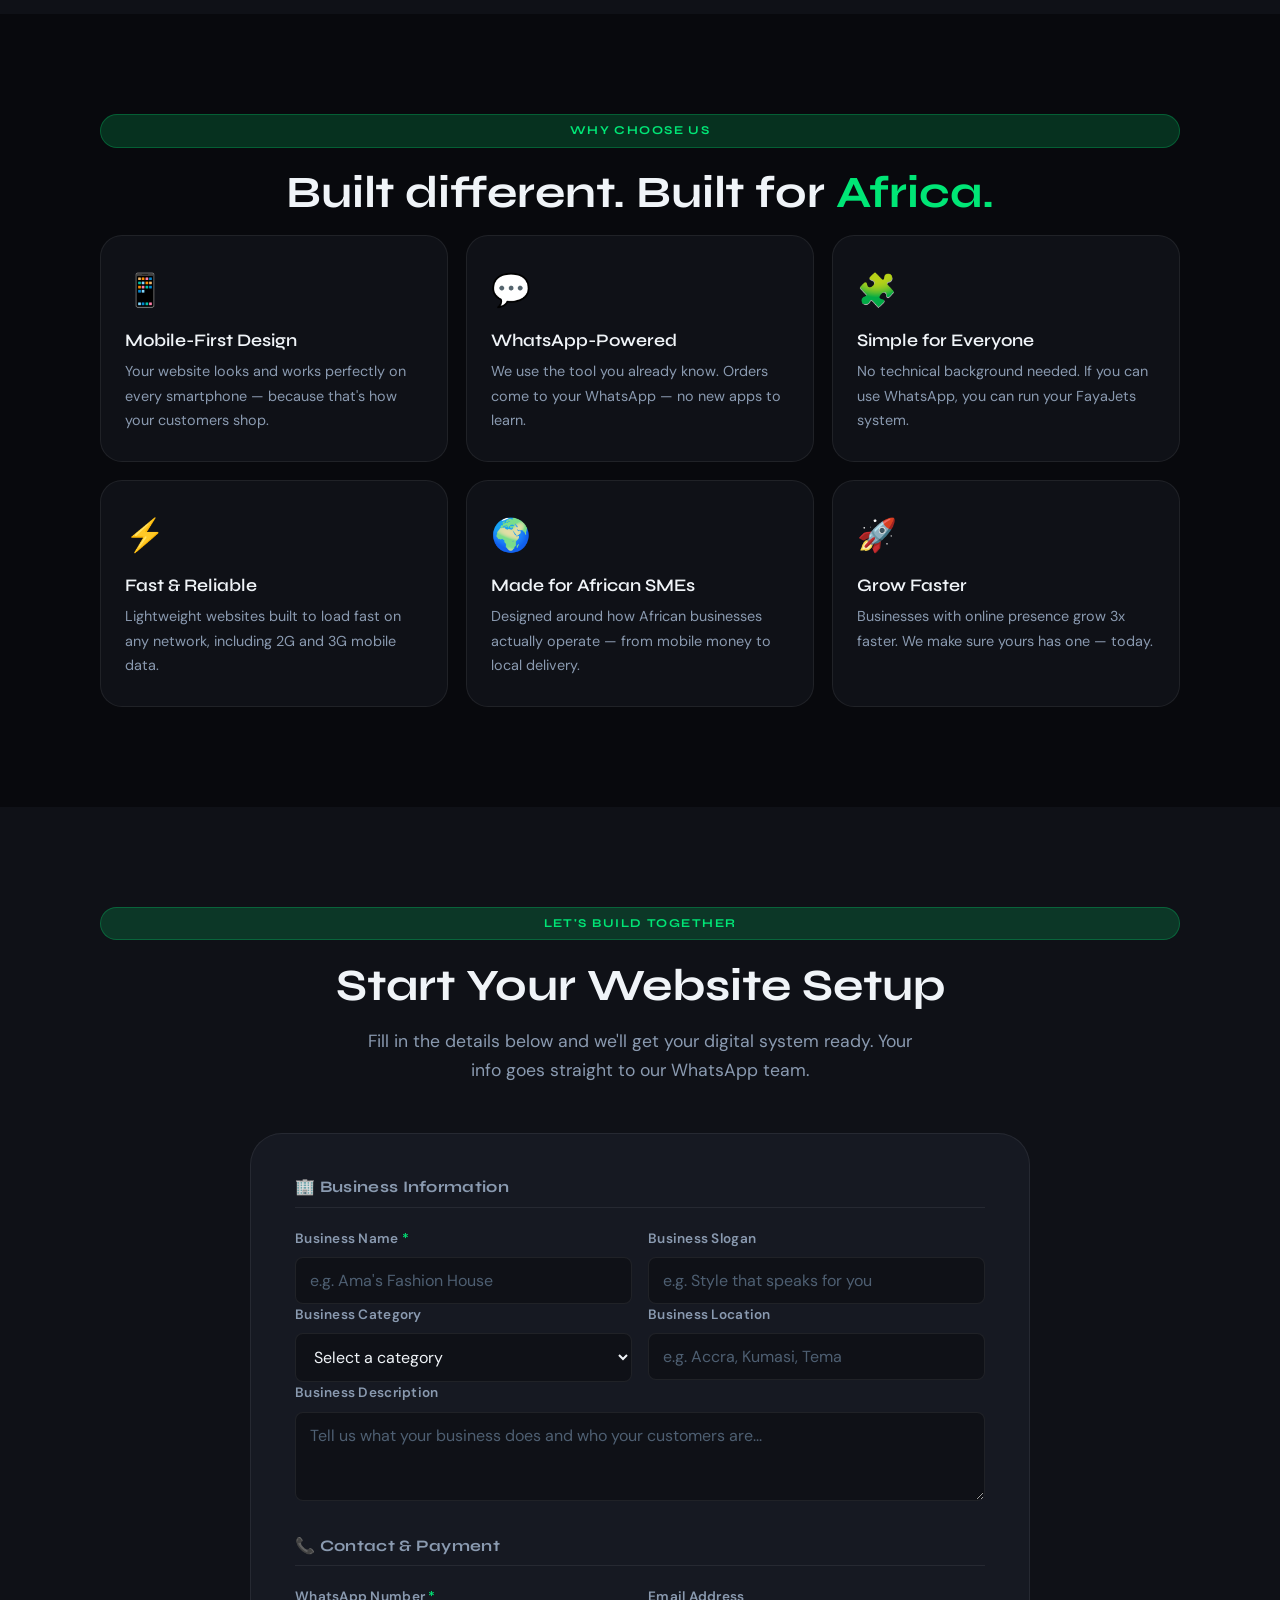
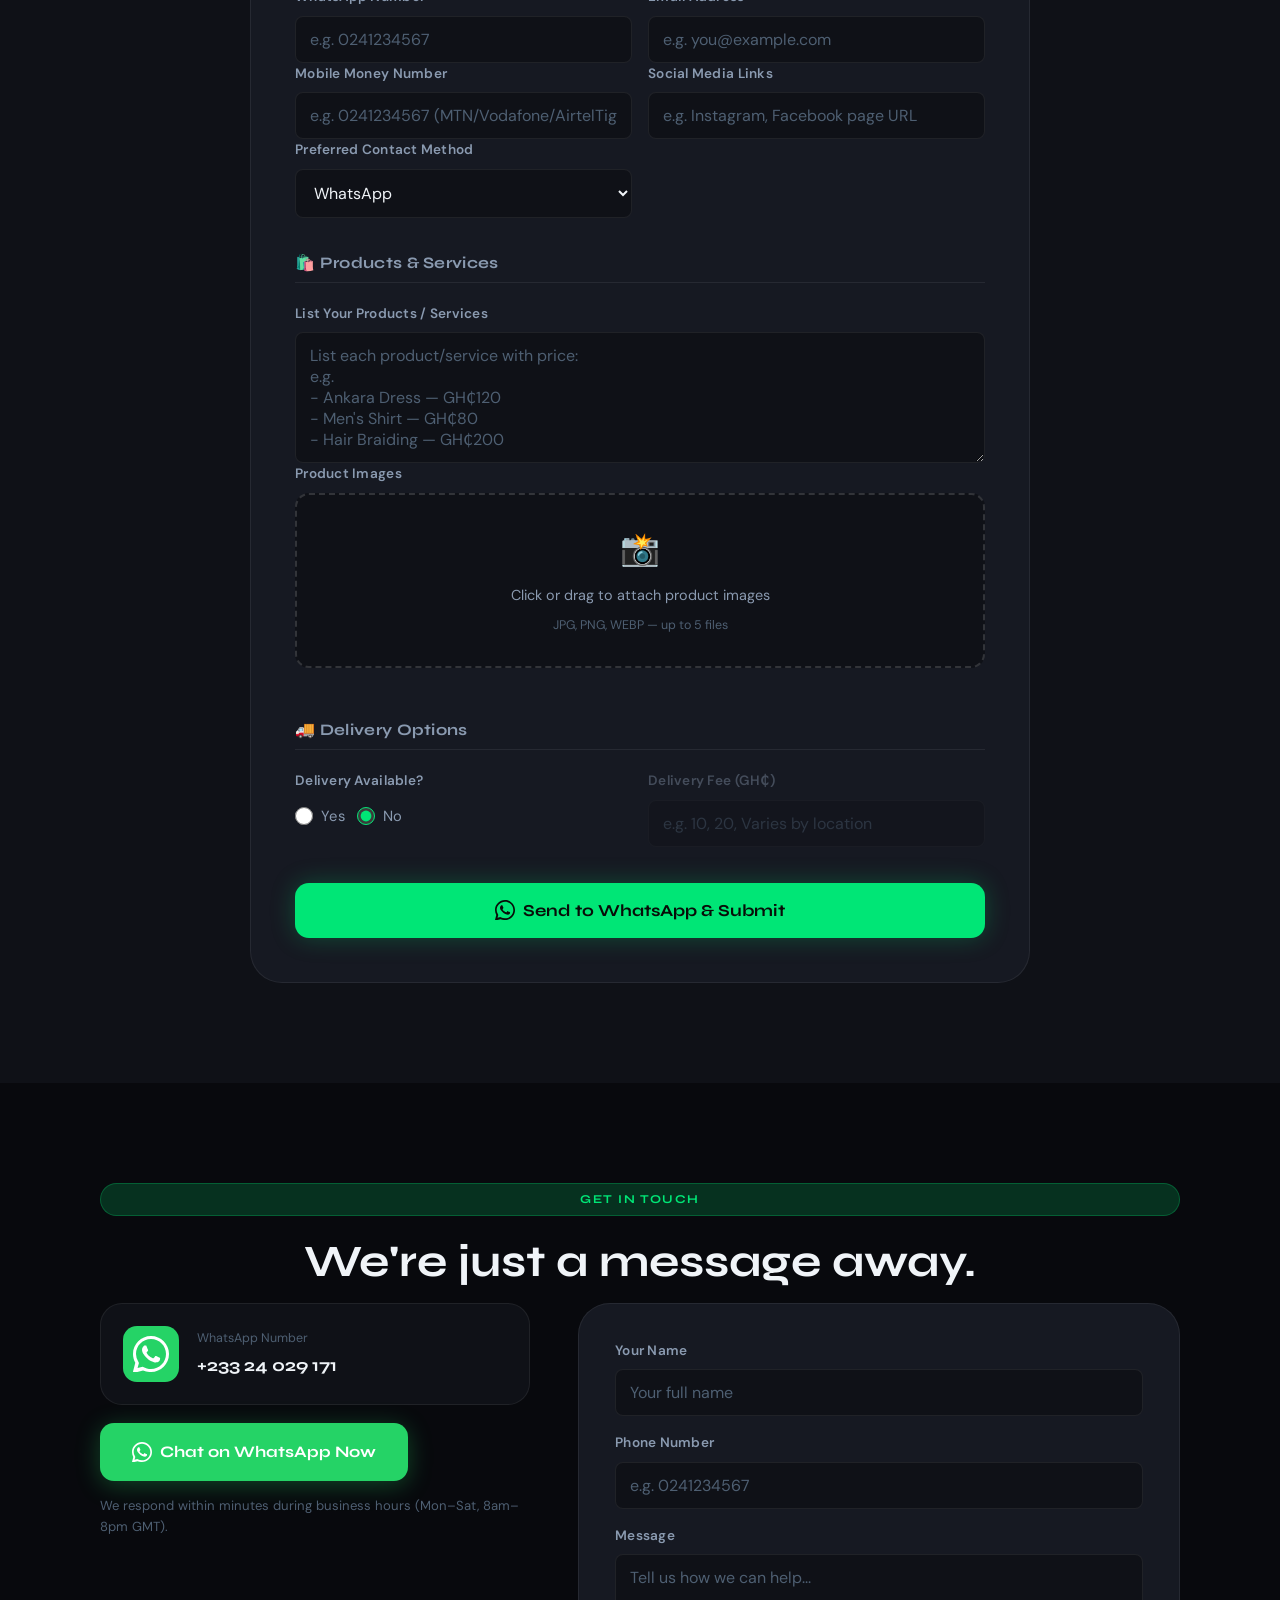
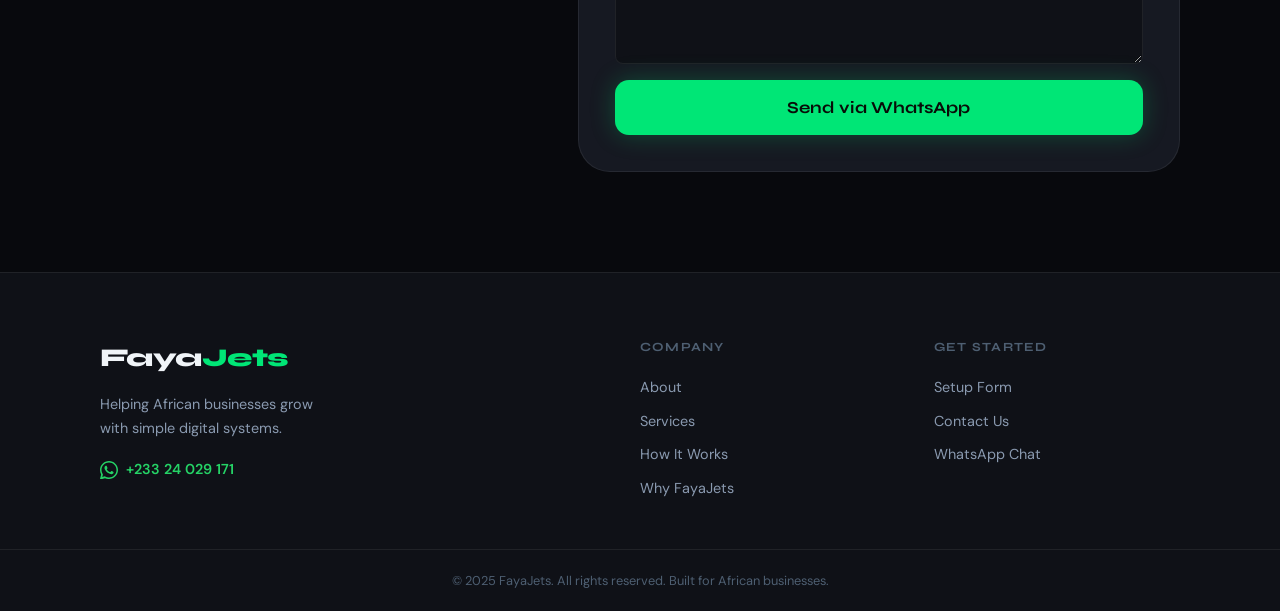
<file: index (1).html>
<!DOCTYPE html>
<html lang="en">
<head>
  <meta charset="UTF-8" />
  <meta name="viewport" content="width=device-width, initial-scale=1.0" />
  <meta name="description" content="FayaJets helps African businesses grow with simple digital systems. We build websites that send customer orders directly to WhatsApp." />
  <title>FayaJets — Simple Digital Systems for African Businesses</title>
  <link rel="stylesheet" href="style.css" />
  <link rel="preconnect" href="https://fonts.googleapis.com" />
  <link rel="preconnect" href="https://fonts.gstatic.com" crossorigin />
  <link href="https://fonts.googleapis.com/css2?family=Syne:wght@400;600;700;800&family=DM+Sans:ital,opsz,wght@0,9..40,300;0,9..40,400;0,9..40,500;1,9..40,300&display=swap" rel="stylesheet" />
</head>
<body>

  <!-- NAV -->
  <nav class="nav" id="nav">
    <div class="nav__inner">
      <a href="#" class="nav__logo">Faya<span>Jets</span></a>
      <button class="nav__hamburger" id="hamburger" aria-label="Toggle menu">
        <span></span><span></span><span></span>
      </button>
      <ul class="nav__links" id="navLinks">
        <li><a href="#about" class="nav__link">About</a></li>
        <li><a href="#services" class="nav__link">Services</a></li>
        <li><a href="#how-it-works" class="nav__link">How It Works</a></li>
        <li><a href="#setup-form" class="nav__link">Get Started</a></li>
        <li><a href="https://wa.me/23324029171" target="_blank" class="nav__link nav__link--cta">WhatsApp Us</a></li>
      </ul>
    </div>
  </nav>

  <!-- HERO -->
  <section class="hero" id="home">
    <div class="hero__bg-pattern"></div>
    <div class="hero__orb hero__orb--1"></div>
    <div class="hero__orb hero__orb--2"></div>
    <div class="container hero__inner">
      <div class="hero__badge reveal">🌍 Built for African Businesses</div>
      <h1 class="hero__title reveal reveal--delay-1">
        We help African<br />businesses <span class="hero__title--accent">grow online.</span>
      </h1>
      <p class="hero__sub reveal reveal--delay-2">
        We build websites that send customer orders<br class="break-desktop" /> directly to your WhatsApp — no tech skills needed.
      </p>
      <div class="hero__actions reveal reveal--delay-3">
        <a href="#setup-form" class="btn btn--primary">Get Started Free</a>
        <a href="https://wa.me/23324029171" target="_blank" class="btn btn--ghost">
          <svg width="20" height="20" viewBox="0 0 24 24" fill="currentColor"><path d="M17.472 14.382c-.297-.149-1.758-.867-2.03-.967-.273-.099-.471-.148-.67.15-.197.297-.767.966-.94 1.164-.173.199-.347.223-.644.075-.297-.15-1.255-.463-2.39-1.475-.883-.788-1.48-1.761-1.653-2.059-.173-.297-.018-.458.13-.606.134-.133.298-.347.446-.52.149-.174.198-.298.298-.497.099-.198.05-.371-.025-.52-.075-.149-.669-1.612-.916-2.207-.242-.579-.487-.5-.669-.51-.173-.008-.371-.01-.57-.01-.198 0-.52.074-.792.372-.272.297-1.04 1.016-1.04 2.479 0 1.462 1.065 2.875 1.213 3.074.149.198 2.096 3.2 5.077 4.487.709.306 1.262.489 1.694.625.712.227 1.36.195 1.871.118.571-.085 1.758-.719 2.006-1.413.248-.694.248-1.289.173-1.413-.074-.124-.272-.198-.57-.347z"/><path d="M12 0C5.373 0 0 5.373 0 12c0 2.127.558 4.126 1.533 5.864L.057 23.57a.75.75 0 00.914.914l5.702-1.476A11.95 11.95 0 0012 24c6.627 0 12-5.373 12-12S18.627 0 12 0zm0 22c-1.885 0-3.65-.49-5.19-1.352l-.37-.214-3.384.876.891-3.384-.233-.38A9.96 9.96 0 012 12C2 6.477 6.477 2 12 2s10 4.477 10 10-4.477 10-10 10z"/></svg>
          Talk to Us on WhatsApp
        </a>
      </div>
      <div class="hero__stats reveal reveal--delay-4">
        <div class="hero__stat"><strong>100%</strong><span>WhatsApp Ready</span></div>
        <div class="hero__stat-divider"></div>
        <div class="hero__stat"><strong>Fast</strong><span>Order Delivery</span></div>
        <div class="hero__stat-divider"></div>
        <div class="hero__stat"><strong>Zero</strong><span>Tech Skills Needed</span></div>
      </div>
    </div>
    <div class="hero__scroll-hint">
      <span>Scroll to explore</span>
      <div class="hero__scroll-line"></div>
    </div>
  </section>

  <!-- ABOUT -->
  <section class="about section" id="about">
    <div class="container">
      <div class="section-label reveal">About FayaJets</div>
      <div class="about__grid">
        <div class="about__left reveal">
          <h2 class="section-title">Your business deserves to be online.</h2>
          <p class="about__text">Most African SMEs lose customers because they don't have a digital presence. FayaJets changes that — we build simple, powerful websites that connect your business to customers, and bring orders straight to your WhatsApp inbox.</p>
          <p class="about__text">No technical background required. No complicated dashboards. Just results.</p>
          <a href="#setup-form" class="btn btn--primary">Start Your Setup</a>
        </div>
        <div class="about__right reveal reveal--delay-2">
          <div class="about__feature">
            <div class="about__feature-icon">🌐</div>
            <div>
              <h4>Go Online in Days</h4>
              <p>Get a beautiful business website live faster than you think possible.</p>
            </div>
          </div>
          <div class="about__feature">
            <div class="about__feature-icon">📲</div>
            <div>
              <h4>WhatsApp Order Inbox</h4>
              <p>Every customer order lands directly in your WhatsApp — instantly.</p>
            </div>
          </div>
          <div class="about__feature">
            <div class="about__feature-icon">⚡</div>
            <div>
              <h4>Built for Mobile</h4>
              <p>Designed mobile-first so your customers have the best experience on any device.</p>
            </div>
          </div>
          <div class="about__feature">
            <div class="about__feature-icon">🧠</div>
            <div>
              <h4>Zero Tech Skills Required</h4>
              <p>We handle everything. You focus on running your business.</p>
            </div>
          </div>
        </div>
      </div>
    </div>
  </section>

  <!-- SERVICES -->
  <section class="services section" id="services">
    <div class="container">
      <div class="section-label reveal">What We Build</div>
      <h2 class="section-title text-center reveal">Our Services</h2>
      <p class="section-sub text-center reveal">Everything your business needs to grow online — nothing you don't.</p>
      <div class="services__grid">
        <div class="service-card reveal">
          <div class="service-card__icon">🏪</div>
          <h3>Business Websites</h3>
          <p>Clean, fast, mobile-ready one-page websites that showcase your brand and attract customers online.</p>
          <ul class="service-card__list">
            <li>Custom design for your brand</li>
            <li>Mobile-first layout</li>
            <li>Contact & WhatsApp integration</li>
            <li>Fast loading speed</li>
          </ul>
        </div>
        <div class="service-card service-card--featured reveal reveal--delay-1">
          <div class="service-card__badge">Most Popular</div>
          <div class="service-card__icon">🛒</div>
          <h3>Online Ordering Systems</h3>
          <p>Let customers browse your products, add to cart, and place orders — all going directly to your WhatsApp.</p>
          <ul class="service-card__list">
            <li>Product listings with images</li>
            <li>Cart & checkout system</li>
            <li>WhatsApp order delivery</li>
            <li>Delivery fee management</li>
          </ul>
        </div>
        <div class="service-card reveal reveal--delay-2">
          <div class="service-card__icon">📈</div>
          <h3>Business Growth Systems</h3>
          <p>Tools and strategies that help you reach more customers, increase repeat sales, and grow your revenue.</p>
          <ul class="service-card__list">
            <li>Social media link integration</li>
            <li>Mobile money checkout</li>
            <li>Customer contact capture</li>
            <li>Sales tracking tools</li>
          </ul>
        </div>
      </div>
    </div>
  </section>

  <!-- HOW IT WORKS -->
  <section class="hiw section" id="how-it-works">
    <div class="container">
      <div class="section-label reveal">The Process</div>
      <h2 class="section-title text-center reveal">How It Works</h2>
      <p class="section-sub text-center reveal">From setup to your first WhatsApp order in three simple steps.</p>
      <div class="hiw__steps">
        <div class="hiw__step reveal">
          <div class="hiw__step-num">01</div>
          <div class="hiw__step-icon">🛠️</div>
          <h3>We Build Your Digital System</h3>
          <p>Fill our simple setup form. We design and build your website tailored to your business — products, branding, and all.</p>
        </div>
        <div class="hiw__connector reveal reveal--delay-1"></div>
        <div class="hiw__step reveal reveal--delay-1">
          <div class="hiw__step-num">02</div>
          <div class="hiw__step-icon">👀</div>
          <h3>Customers Browse & Order</h3>
          <p>Your customers visit your site, browse your products, add items to their cart, and place orders with one tap.</p>
        </div>
        <div class="hiw__connector reveal reveal--delay-2"></div>
        <div class="hiw__step reveal reveal--delay-2">
          <div class="hiw__step-num">03</div>
          <div class="hiw__step-icon">📱</div>
          <h3>Orders Hit Your WhatsApp</h3>
          <p>Every order arrives instantly as a formatted WhatsApp message — business name, items, quantities, delivery details.</p>
        </div>
      </div>
    </div>
  </section>

  <!-- WHY FAYAJETS -->
  <section class="why section" id="why">
    <div class="container">
      <div class="section-label reveal">Why Choose Us</div>
      <h2 class="section-title text-center reveal">Built different. Built for <span class="accent">Africa.</span></h2>
      <div class="why__grid">
        <div class="why__card reveal">
          <span class="why__card-icon">📱</span>
          <h4>Mobile-First Design</h4>
          <p>Your website looks and works perfectly on every smartphone — because that's how your customers shop.</p>
        </div>
        <div class="why__card reveal reveal--delay-1">
          <span class="why__card-icon">💬</span>
          <h4>WhatsApp-Powered</h4>
          <p>We use the tool you already know. Orders come to your WhatsApp — no new apps to learn.</p>
        </div>
        <div class="why__card reveal reveal--delay-2">
          <span class="why__card-icon">🧩</span>
          <h4>Simple for Everyone</h4>
          <p>No technical background needed. If you can use WhatsApp, you can run your FayaJets system.</p>
        </div>
        <div class="why__card reveal reveal--delay-3">
          <span class="why__card-icon">⚡</span>
          <h4>Fast & Reliable</h4>
          <p>Lightweight websites built to load fast on any network, including 2G and 3G mobile data.</p>
        </div>
        <div class="why__card reveal">
          <span class="why__card-icon">🌍</span>
          <h4>Made for African SMEs</h4>
          <p>Designed around how African businesses actually operate — from mobile money to local delivery.</p>
        </div>
        <div class="why__card reveal reveal--delay-1">
          <span class="why__card-icon">🚀</span>
          <h4>Grow Faster</h4>
          <p>Businesses with online presence grow 3x faster. We make sure yours has one — today.</p>
        </div>
      </div>
    </div>
  </section>

  <!-- SETUP FORM -->
  <section class="setup section" id="setup-form">
    <div class="container">
      <div class="section-label reveal">Let's Build Together</div>
      <h2 class="section-title text-center reveal">Start Your Website Setup</h2>
      <p class="section-sub text-center reveal">Fill in the details below and we'll get your digital system ready. Your info goes straight to our WhatsApp team.</p>

      <div class="setup__form-wrap reveal">
        <form id="setupForm" novalidate>

          <!-- Business Info -->
          <div class="form-section">
            <h3 class="form-section__title">🏢 Business Information</h3>
            <div class="form-row">
              <div class="form-group">
                <label for="bizName">Business Name <span class="required">*</span></label>
                <input type="text" id="bizName" name="bizName" placeholder="e.g. Ama's Fashion House" required />
                <span class="form-error" id="err-bizName">Please enter your business name.</span>
              </div>
              <div class="form-group">
                <label for="bizSlogan">Business Slogan</label>
                <input type="text" id="bizSlogan" name="bizSlogan" placeholder="e.g. Style that speaks for you" />
              </div>
            </div>
            <div class="form-row">
              <div class="form-group">
                <label for="bizCategory">Business Category</label>
                <select id="bizCategory" name="bizCategory">
                  <option value="">Select a category</option>
                  <option>Fashion & Clothing</option>
                  <option>Food & Beverages</option>
                  <option>Beauty & Cosmetics</option>
                  <option>Electronics</option>
                  <option>Home & Furniture</option>
                  <option>Health & Wellness</option>
                  <option>Agriculture</option>
                  <option>Services</option>
                  <option>Other</option>
                </select>
              </div>
              <div class="form-group">
                <label for="bizLocation">Business Location</label>
                <input type="text" id="bizLocation" name="bizLocation" placeholder="e.g. Accra, Kumasi, Tema" />
              </div>
            </div>
            <div class="form-group form-group--full">
              <label for="bizDesc">Business Description</label>
              <textarea id="bizDesc" name="bizDesc" rows="3" placeholder="Tell us what your business does and who your customers are..."></textarea>
            </div>
          </div>

          <!-- Contact Info -->
          <div class="form-section">
            <h3 class="form-section__title">📞 Contact & Payment</h3>
            <div class="form-row">
              <div class="form-group">
                <label for="whatsappNum">WhatsApp Number <span class="required">*</span></label>
                <input type="tel" id="whatsappNum" name="whatsappNum" placeholder="e.g. 0241234567" required />
                <span class="form-error" id="err-whatsappNum">Please enter your WhatsApp number.</span>
              </div>
              <div class="form-group">
                <label for="emailAddr">Email Address</label>
                <input type="email" id="emailAddr" name="emailAddr" placeholder="e.g. you@example.com" />
              </div>
            </div>
            <div class="form-row">
              <div class="form-group">
                <label for="momoNum">Mobile Money Number</label>
                <input type="tel" id="momoNum" name="momoNum" placeholder="e.g. 0241234567 (MTN/Vodafone/AirtelTigo)" />
              </div>
              <div class="form-group">
                <label for="socialLinks">Social Media Links</label>
                <input type="text" id="socialLinks" name="socialLinks" placeholder="e.g. Instagram, Facebook page URL" />
              </div>
            </div>
            <div class="form-row">
              <div class="form-group">
                <label for="contactMethod">Preferred Contact Method</label>
                <select id="contactMethod" name="contactMethod">
                  <option value="WhatsApp">WhatsApp</option>
                  <option value="Call">Phone Call</option>
                  <option value="Email">Email</option>
                </select>
              </div>
            </div>
          </div>

          <!-- Products -->
          <div class="form-section">
            <h3 class="form-section__title">🛍️ Products & Services</h3>
            <div class="form-group form-group--full">
              <label for="products">List Your Products / Services</label>
              <textarea id="products" name="products" rows="5" placeholder="List each product/service with price:&#10;e.g.&#10;- Ankara Dress — GH₵120&#10;- Men's Shirt — GH₵80&#10;- Hair Braiding — GH₵200"></textarea>
            </div>
            <div class="form-group form-group--full">
              <label for="productImages">Product Images</label>
              <div class="file-upload" id="fileUploadArea">
                <div class="file-upload__icon">📸</div>
                <p>Click or drag to attach product images</p>
                <span>JPG, PNG, WEBP — up to 5 files</span>
                <input type="file" id="productImages" name="productImages" multiple accept="image/*" />
              </div>
              <div class="file-upload__preview" id="imagePreview"></div>
            </div>
          </div>

          <!-- Delivery -->
          <div class="form-section">
            <h3 class="form-section__title">🚚 Delivery Options</h3>
            <div class="form-row">
              <div class="form-group">
                <label>Delivery Available?</label>
                <div class="radio-group">
                  <label class="radio-label">
                    <input type="radio" name="delivery" value="Yes" id="deliveryYes" />
                    <span>Yes</span>
                  </label>
                  <label class="radio-label">
                    <input type="radio" name="delivery" value="No" id="deliveryNo" checked />
                    <span>No</span>
                  </label>
                </div>
              </div>
              <div class="form-group" id="deliveryFeeGroup">
                <label for="deliveryFee">Delivery Fee (GH₵)</label>
                <input type="text" id="deliveryFee" name="deliveryFee" placeholder="e.g. 10, 20, Varies by location" />
              </div>
            </div>
          </div>

          <div id="formSuccess" class="form-success" style="display:none">
            <span class="form-success__icon">✅</span>
            <div>
              <strong>Thank you! We will contact you shortly on WhatsApp.</strong>
              <p>Your setup request has been sent. Our team will reach out within 24 hours.</p>
            </div>
          </div>

          <button type="submit" class="btn btn--primary btn--full" id="submitBtn">
            <svg width="20" height="20" viewBox="0 0 24 24" fill="currentColor"><path d="M17.472 14.382c-.297-.149-1.758-.867-2.03-.967-.273-.099-.471-.148-.67.15-.197.297-.767.966-.94 1.164-.173.199-.347.223-.644.075-.297-.15-1.255-.463-2.39-1.475-.883-.788-1.48-1.761-1.653-2.059-.173-.297-.018-.458.13-.606.134-.133.298-.347.446-.52.149-.174.198-.298.298-.497.099-.198.05-.371-.025-.52-.075-.149-.669-1.612-.916-2.207-.242-.579-.487-.5-.669-.51-.173-.008-.371-.01-.57-.01-.198 0-.52.074-.792.372-.272.297-1.04 1.016-1.04 2.479 0 1.462 1.065 2.875 1.213 3.074.149.198 2.096 3.2 5.077 4.487.709.306 1.262.489 1.694.625.712.227 1.36.195 1.871.118.571-.085 1.758-.719 2.006-1.413.248-.694.248-1.289.173-1.413-.074-.124-.272-.198-.57-.347z"/><path d="M12 0C5.373 0 0 5.373 0 12c0 2.127.558 4.126 1.533 5.864L.057 23.57a.75.75 0 00.914.914l5.702-1.476A11.95 11.95 0 0012 24c6.627 0 12-5.373 12-12S18.627 0 12 0zm0 22c-1.885 0-3.65-.49-5.19-1.352l-.37-.214-3.384.876.891-3.384-.233-.38A9.96 9.96 0 012 12C2 6.477 6.477 2 12 2s10 4.477 10 10-4.477 10-10 10z"/></svg>
            Send to WhatsApp & Submit
          </button>
        </form>
      </div>
    </div>
  </section>

  <!-- CONTACT -->
  <section class="contact section" id="contact">
    <div class="container">
      <div class="section-label reveal">Get In Touch</div>
      <h2 class="section-title text-center reveal">We're just a message away.</h2>
      <div class="contact__grid">
        <div class="contact__info reveal">
          <div class="contact__wa-card">
            <div class="contact__wa-icon">
              <svg width="36" height="36" viewBox="0 0 24 24" fill="white"><path d="M17.472 14.382c-.297-.149-1.758-.867-2.03-.967-.273-.099-.471-.148-.67.15-.197.297-.767.966-.94 1.164-.173.199-.347.223-.644.075-.297-.15-1.255-.463-2.39-1.475-.883-.788-1.48-1.761-1.653-2.059-.173-.297-.018-.458.13-.606.134-.133.298-.347.446-.52.149-.174.198-.298.298-.497.099-.198.05-.371-.025-.52-.075-.149-.669-1.612-.916-2.207-.242-.579-.487-.5-.669-.51-.173-.008-.371-.01-.57-.01-.198 0-.52.074-.792.372-.272.297-1.04 1.016-1.04 2.479 0 1.462 1.065 2.875 1.213 3.074.149.198 2.096 3.2 5.077 4.487.709.306 1.262.489 1.694.625.712.227 1.36.195 1.871.118.571-.085 1.758-.719 2.006-1.413.248-.694.248-1.289.173-1.413-.074-.124-.272-.198-.57-.347z"/><path d="M12 0C5.373 0 0 5.373 0 12c0 2.127.558 4.126 1.533 5.864L.057 23.57a.75.75 0 00.914.914l5.702-1.476A11.95 11.95 0 0012 24c6.627 0 12-5.373 12-12S18.627 0 12 0zm0 22c-1.885 0-3.65-.49-5.19-1.352l-.37-.214-3.384.876.891-3.384-.233-.38A9.96 9.96 0 012 12C2 6.477 6.477 2 12 2s10 4.477 10 10-4.477 10-10 10z"/></svg>
            </div>
            <div>
              <p class="contact__wa-label">WhatsApp Number</p>
              <p class="contact__wa-num">+233 24 029 171</p>
            </div>
          </div>
          <a href="https://wa.me/23324029171" target="_blank" class="btn btn--whatsapp">
            <svg width="20" height="20" viewBox="0 0 24 24" fill="currentColor"><path d="M17.472 14.382c-.297-.149-1.758-.867-2.03-.967-.273-.099-.471-.148-.67.15-.197.297-.767.966-.94 1.164-.173.199-.347.223-.644.075-.297-.15-1.255-.463-2.39-1.475-.883-.788-1.48-1.761-1.653-2.059-.173-.297-.018-.458.13-.606.134-.133.298-.347.446-.52.149-.174.198-.298.298-.497.099-.198.05-.371-.025-.52-.075-.149-.669-1.612-.916-2.207-.242-.579-.487-.5-.669-.51-.173-.008-.371-.01-.57-.01-.198 0-.52.074-.792.372-.272.297-1.04 1.016-1.04 2.479 0 1.462 1.065 2.875 1.213 3.074.149.198 2.096 3.2 5.077 4.487.709.306 1.262.489 1.694.625.712.227 1.36.195 1.871.118.571-.085 1.758-.719 2.006-1.413.248-.694.248-1.289.173-1.413-.074-.124-.272-.198-.57-.347z"/><path d="M12 0C5.373 0 0 5.373 0 12c0 2.127.558 4.126 1.533 5.864L.057 23.57a.75.75 0 00.914.914l5.702-1.476A11.95 11.95 0 0012 24c6.627 0 12-5.373 12-12S18.627 0 12 0zm0 22c-1.885 0-3.65-.49-5.19-1.352l-.37-.214-3.384.876.891-3.384-.233-.38A9.96 9.96 0 012 12C2 6.477 6.477 2 12 2s10 4.477 10 10-4.477 10-10 10z"/></svg>
            Chat on WhatsApp Now
          </a>
          <p class="contact__hours">We respond within minutes during business hours (Mon–Sat, 8am–8pm GMT).</p>
        </div>

        <div class="contact__form-wrap reveal reveal--delay-1">
          <form id="contactForm" novalidate>
            <div class="form-group">
              <label for="cName">Your Name</label>
              <input type="text" id="cName" name="cName" placeholder="Your full name" />
            </div>
            <div class="form-group">
              <label for="cPhone">Phone Number</label>
              <input type="tel" id="cPhone" name="cPhone" placeholder="e.g. 0241234567" />
            </div>
            <div class="form-group">
              <label for="cMsg">Message</label>
              <textarea id="cMsg" name="cMsg" rows="4" placeholder="Tell us how we can help..."></textarea>
            </div>
            <button type="submit" class="btn btn--primary btn--full">Send via WhatsApp</button>
          </form>
        </div>
      </div>
    </div>
  </section>

  <!-- FOOTER -->
  <footer class="footer">
    <div class="container footer__inner">
      <div class="footer__brand">
        <div class="footer__logo">Faya<span>Jets</span></div>
        <p>Helping African businesses grow<br />with simple digital systems.</p>
        <a href="https://wa.me/23324029171" target="_blank" class="footer__wa">
          <svg width="18" height="18" viewBox="0 0 24 24" fill="currentColor"><path d="M17.472 14.382c-.297-.149-1.758-.867-2.03-.967-.273-.099-.471-.148-.67.15-.197.297-.767.966-.94 1.164-.173.199-.347.223-.644.075-.297-.15-1.255-.463-2.39-1.475-.883-.788-1.48-1.761-1.653-2.059-.173-.297-.018-.458.13-.606.134-.133.298-.347.446-.52.149-.174.198-.298.298-.497.099-.198.05-.371-.025-.52-.075-.149-.669-1.612-.916-2.207-.242-.579-.487-.5-.669-.51-.173-.008-.371-.01-.57-.01-.198 0-.52.074-.792.372-.272.297-1.04 1.016-1.04 2.479 0 1.462 1.065 2.875 1.213 3.074.149.198 2.096 3.2 5.077 4.487.709.306 1.262.489 1.694.625.712.227 1.36.195 1.871.118.571-.085 1.758-.719 2.006-1.413.248-.694.248-1.289.173-1.413-.074-.124-.272-.198-.57-.347z"/><path d="M12 0C5.373 0 0 5.373 0 12c0 2.127.558 4.126 1.533 5.864L.057 23.57a.75.75 0 00.914.914l5.702-1.476A11.95 11.95 0 0012 24c6.627 0 12-5.373 12-12S18.627 0 12 0zm0 22c-1.885 0-3.65-.49-5.19-1.352l-.37-.214-3.384.876.891-3.384-.233-.38A9.96 9.96 0 012 12C2 6.477 6.477 2 12 2s10 4.477 10 10-4.477 10-10 10z"/></svg>
          +233 24 029 171
        </a>
      </div>
      <div class="footer__links">
        <h5>Company</h5>
        <a href="#about">About</a>
        <a href="#services">Services</a>
        <a href="#how-it-works">How It Works</a>
        <a href="#why">Why FayaJets</a>
      </div>
      <div class="footer__links">
        <h5>Get Started</h5>
        <a href="#setup-form">Setup Form</a>
        <a href="#contact">Contact Us</a>
        <a href="https://wa.me/23324029171" target="_blank">WhatsApp Chat</a>
      </div>
    </div>
    <div class="footer__bottom">
      <p>&copy; 2025 FayaJets. All rights reserved. Built for African businesses.</p>
    </div>
  </footer>

  <!-- FLOATING WA BUTTON -->
  <a href="https://wa.me/23324029171" target="_blank" class="wa-float" aria-label="Chat on WhatsApp">
    <svg width="28" height="28" viewBox="0 0 24 24" fill="white"><path d="M17.472 14.382c-.297-.149-1.758-.867-2.03-.967-.273-.099-.471-.148-.67.15-.197.297-.767.966-.94 1.164-.173.199-.347.223-.644.075-.297-.15-1.255-.463-2.39-1.475-.883-.788-1.48-1.761-1.653-2.059-.173-.297-.018-.458.13-.606.134-.133.298-.347.446-.52.149-.174.198-.298.298-.497.099-.198.05-.371-.025-.52-.075-.149-.669-1.612-.916-2.207-.242-.579-.487-.5-.669-.51-.173-.008-.371-.01-.57-.01-.198 0-.52.074-.792.372-.272.297-1.04 1.016-1.04 2.479 0 1.462 1.065 2.875 1.213 3.074.149.198 2.096 3.2 5.077 4.487.709.306 1.262.489 1.694.625.712.227 1.36.195 1.871.118.571-.085 1.758-.719 2.006-1.413.248-.694.248-1.289.173-1.413-.074-.124-.272-.198-.57-.347z"/><path d="M12 0C5.373 0 0 5.373 0 12c0 2.127.558 4.126 1.533 5.864L.057 23.57a.75.75 0 00.914.914l5.702-1.476A11.95 11.95 0 0012 24c6.627 0 12-5.373 12-12S18.627 0 12 0zm0 22c-1.885 0-3.65-.49-5.19-1.352l-.37-.214-3.384.876.891-3.384-.233-.38A9.96 9.96 0 012 12C2 6.477 6.477 2 12 2s10 4.477 10 10-4.477 10-10 10z"/></svg>
    <span class="wa-float__tooltip">Chat with us</span>
  </a>

  <script src="script.js"></script>
</body>
</html>
</file>
<file: style.css>
/* ===========================
   FayaJets — style.css
   African SaaS Landing Page
   =========================== */

/* ── CSS Variables ── */
:root {
  --clr-bg: #08090d;
  --clr-surface: #0f1117;
  --clr-surface-2: #161922;
  --clr-border: rgba(255,255,255,0.07);
  --clr-border-hover: rgba(255,255,255,0.15);

  --clr-primary: #00e676;
  --clr-primary-dark: #00c853;
  --clr-primary-glow: rgba(0,230,118,0.18);
  --clr-accent: #00b8ff;
  --clr-accent-glow: rgba(0,184,255,0.15);
  --clr-wa: #25D366;

  --clr-text: #f0f4f8;
  --clr-text-muted: #8a9ab0;
  --clr-text-dim: #4e5f72;

  --font-display: 'Syne', sans-serif;
  --font-body: 'DM Sans', sans-serif;

  --radius-sm: 8px;
  --radius-md: 14px;
  --radius-lg: 22px;
  --radius-xl: 32px;

  --shadow-card: 0 4px 32px rgba(0,0,0,0.4);
  --shadow-primary: 0 0 32px rgba(0,230,118,0.2);

  --nav-h: 68px;
  --section-gap: 100px;
  --transition: 0.3s cubic-bezier(0.25, 0.8, 0.25, 1);
}

/* ── Reset ── */
*, *::before, *::after { box-sizing: border-box; margin: 0; padding: 0; }
html { scroll-behavior: smooth; font-size: 16px; }
body {
  background: var(--clr-bg);
  color: var(--clr-text);
  font-family: var(--font-body);
  line-height: 1.65;
  overflow-x: hidden;
  -webkit-font-smoothing: antialiased;
}
img { max-width: 100%; display: block; }
a { text-decoration: none; color: inherit; }
ul { list-style: none; }
button { cursor: pointer; border: none; background: none; font-family: inherit; }
input, textarea, select {
  font-family: var(--font-body);
  font-size: 1rem;
  color: var(--clr-text);
}

/* ── Container ── */
.container {
  width: 100%;
  max-width: 1120px;
  margin: 0 auto;
  padding: 0 20px;
}

/* ── Typography ── */
h1, h2, h3, h4 { font-family: var(--font-display); line-height: 1.15; }
h1 { font-size: clamp(2.4rem, 6vw, 4.2rem); font-weight: 800; }
h2 { font-size: clamp(1.8rem, 4vw, 2.8rem); font-weight: 700; }
h3 { font-size: clamp(1.2rem, 2.5vw, 1.5rem); font-weight: 700; }
h4 { font-size: 1.1rem; font-weight: 600; }

.section-title { margin-bottom: 1rem; }
.section-title .accent { color: var(--clr-primary); }
.section-sub {
  color: var(--clr-text-muted);
  font-size: 1.1rem;
  max-width: 560px;
  margin: 0 auto 3rem;
}
.section-label {
  display: inline-block;
  font-family: var(--font-display);
  font-size: 0.75rem;
  font-weight: 700;
  letter-spacing: 0.12em;
  text-transform: uppercase;
  color: var(--clr-primary);
  background: var(--clr-primary-glow);
  border: 1px solid rgba(0,230,118,0.25);
  padding: 6px 14px;
  border-radius: 100px;
  margin-bottom: 1.2rem;
}
.text-center { text-align: center; }

/* ── Sections ── */
.section {
  padding: var(--section-gap) 0;
}

/* ── Reveal Animation ── */
.reveal {
  opacity: 0;
  transform: translateY(28px);
  transition: opacity 0.65s ease, transform 0.65s ease;
}
.reveal.visible {
  opacity: 1;
  transform: translateY(0);
}
.reveal--delay-1 { transition-delay: 0.12s; }
.reveal--delay-2 { transition-delay: 0.24s; }
.reveal--delay-3 { transition-delay: 0.36s; }
.reveal--delay-4 { transition-delay: 0.48s; }

/* ── Buttons ── */
.btn {
  display: inline-flex;
  align-items: center;
  gap: 8px;
  font-family: var(--font-display);
  font-size: 0.95rem;
  font-weight: 700;
  padding: 14px 28px;
  border-radius: var(--radius-md);
  transition: all var(--transition);
  white-space: nowrap;
  cursor: pointer;
}
.btn--primary {
  background: var(--clr-primary);
  color: #080d08;
  box-shadow: 0 0 24px rgba(0,230,118,0.25);
}
.btn--primary:hover {
  background: var(--clr-primary-dark);
  transform: translateY(-2px);
  box-shadow: 0 6px 32px rgba(0,230,118,0.4);
}
.btn--ghost {
  background: transparent;
  color: var(--clr-text);
  border: 1.5px solid var(--clr-border-hover);
}
.btn--ghost:hover {
  border-color: var(--clr-primary);
  color: var(--clr-primary);
  transform: translateY(-2px);
}
.btn--whatsapp {
  background: var(--clr-wa);
  color: white;
  font-size: 1rem;
  padding: 16px 32px;
  border-radius: var(--radius-md);
  box-shadow: 0 4px 24px rgba(37,211,102,0.3);
}
.btn--whatsapp:hover {
  background: #20c25e;
  transform: translateY(-2px);
  box-shadow: 0 8px 32px rgba(37,211,102,0.45);
}
.btn--full { width: 100%; justify-content: center; font-size: 1.05rem; padding: 17px; }

/* ═══════════════════════
   NAVIGATION
═══════════════════════ */
.nav {
  position: fixed;
  top: 0; left: 0; right: 0;
  z-index: 100;
  height: var(--nav-h);
  background: rgba(8,9,13,0.85);
  backdrop-filter: blur(16px);
  border-bottom: 1px solid var(--clr-border);
  transition: background var(--transition), box-shadow var(--transition);
}
.nav.scrolled {
  background: rgba(8,9,13,0.97);
  box-shadow: 0 4px 32px rgba(0,0,0,0.4);
}
.nav__inner {
  display: flex;
  align-items: center;
  justify-content: space-between;
  height: 100%;
  max-width: 1120px;
  margin: 0 auto;
  padding: 0 20px;
}
.nav__logo {
  font-family: var(--font-display);
  font-size: 1.5rem;
  font-weight: 800;
  color: var(--clr-text);
  letter-spacing: -0.02em;
}
.nav__logo span { color: var(--clr-primary); }
.nav__links {
  display: flex;
  align-items: center;
  gap: 8px;
}
.nav__link {
  font-family: var(--font-display);
  font-size: 0.88rem;
  font-weight: 600;
  color: var(--clr-text-muted);
  padding: 8px 14px;
  border-radius: var(--radius-sm);
  transition: color var(--transition), background var(--transition);
}
.nav__link:hover { color: var(--clr-text); background: var(--clr-surface-2); }
.nav__link--cta {
  color: var(--clr-primary) !important;
  border: 1.5px solid rgba(0,230,118,0.3);
  padding: 8px 18px;
}
.nav__link--cta:hover {
  background: var(--clr-primary-glow);
  border-color: var(--clr-primary);
}
.nav__hamburger {
  display: none;
  flex-direction: column;
  gap: 5px;
  padding: 6px;
}
.nav__hamburger span {
  display: block;
  width: 24px;
  height: 2px;
  background: var(--clr-text);
  border-radius: 2px;
  transition: all var(--transition);
}
.nav__hamburger.open span:nth-child(1) { transform: translateY(7px) rotate(45deg); }
.nav__hamburger.open span:nth-child(2) { opacity: 0; }
.nav__hamburger.open span:nth-child(3) { transform: translateY(-7px) rotate(-45deg); }

/* ═══════════════════════
   HERO
═══════════════════════ */
.hero {
  min-height: 100vh;
  display: flex;
  align-items: center;
  justify-content: center;
  position: relative;
  overflow: hidden;
  padding: calc(var(--nav-h) + 60px) 0 80px;
  text-align: center;
}
.hero__bg-pattern {
  position: absolute;
  inset: 0;
  background-image:
    radial-gradient(circle at 20% 50%, rgba(0,230,118,0.06) 0%, transparent 50%),
    radial-gradient(circle at 80% 20%, rgba(0,184,255,0.06) 0%, transparent 50%),
    linear-gradient(to bottom, transparent 60%, rgba(0,230,118,0.03) 100%);
  pointer-events: none;
}
/* Grid lines */
.hero__bg-pattern::before {
  content: '';
  position: absolute;
  inset: 0;
  background-image:
    linear-gradient(rgba(255,255,255,0.025) 1px, transparent 1px),
    linear-gradient(90deg, rgba(255,255,255,0.025) 1px, transparent 1px);
  background-size: 64px 64px;
}
.hero__orb {
  position: absolute;
  border-radius: 50%;
  filter: blur(80px);
  pointer-events: none;
  animation: orbFloat 8s ease-in-out infinite;
}
.hero__orb--1 {
  width: 500px; height: 500px;
  background: radial-gradient(circle, rgba(0,230,118,0.12), transparent 70%);
  top: -100px; left: -100px;
  animation-delay: 0s;
}
.hero__orb--2 {
  width: 400px; height: 400px;
  background: radial-gradient(circle, rgba(0,184,255,0.1), transparent 70%);
  bottom: -80px; right: -80px;
  animation-delay: 4s;
}
@keyframes orbFloat {
  0%, 100% { transform: translate(0, 0) scale(1); }
  50% { transform: translate(20px, -20px) scale(1.05); }
}
.hero__inner { position: relative; z-index: 1; }
.hero__badge {
  display: inline-block;
  font-size: 0.82rem;
  font-weight: 600;
  color: var(--clr-primary);
  background: var(--clr-primary-glow);
  border: 1px solid rgba(0,230,118,0.3);
  padding: 7px 18px;
  border-radius: 100px;
  margin-bottom: 1.5rem;
  letter-spacing: 0.04em;
}
.hero__title {
  margin-bottom: 1.25rem;
  letter-spacing: -0.03em;
}
.hero__title--accent {
  color: var(--clr-primary);
  position: relative;
}
.hero__title--accent::after {
  content: '';
  position: absolute;
  bottom: -4px;
  left: 0; right: 0;
  height: 3px;
  background: linear-gradient(90deg, var(--clr-primary), transparent);
  border-radius: 2px;
}
.hero__sub {
  font-size: clamp(1rem, 2.5vw, 1.22rem);
  color: var(--clr-text-muted);
  max-width: 560px;
  margin: 0 auto 2.5rem;
  line-height: 1.75;
}
.hero__actions {
  display: flex;
  gap: 14px;
  justify-content: center;
  flex-wrap: wrap;
  margin-bottom: 3.5rem;
}
.hero__stats {
  display: flex;
  align-items: center;
  justify-content: center;
  gap: 0;
  background: var(--clr-surface);
  border: 1px solid var(--clr-border);
  border-radius: var(--radius-lg);
  padding: 16px 28px;
  max-width: 480px;
  margin: 0 auto;
  flex-wrap: wrap;
  gap: 8px;
}
.hero__stat {
  display: flex;
  flex-direction: column;
  align-items: center;
  gap: 2px;
  padding: 4px 20px;
}
.hero__stat strong {
  font-family: var(--font-display);
  font-size: 1.3rem;
  font-weight: 800;
  color: var(--clr-primary);
}
.hero__stat span {
  font-size: 0.75rem;
  color: var(--clr-text-muted);
  white-space: nowrap;
}
.hero__stat-divider {
  width: 1px;
  height: 36px;
  background: var(--clr-border);
}
.hero__scroll-hint {
  position: absolute;
  bottom: 28px;
  left: 50%;
  transform: translateX(-50%);
  display: flex;
  flex-direction: column;
  align-items: center;
  gap: 8px;
  font-size: 0.7rem;
  color: var(--clr-text-dim);
  letter-spacing: 0.1em;
  text-transform: uppercase;
}
.hero__scroll-line {
  width: 1px;
  height: 40px;
  background: linear-gradient(to bottom, var(--clr-text-dim), transparent);
  animation: scrollPulse 2s ease-in-out infinite;
}
@keyframes scrollPulse {
  0%, 100% { opacity: 0.3; transform: scaleY(0.8); }
  50% { opacity: 1; transform: scaleY(1); }
}

/* ═══════════════════════
   ABOUT
═══════════════════════ */
.about { background: var(--clr-surface); }
.about__grid {
  display: grid;
  grid-template-columns: 1fr 1fr;
  gap: 60px;
  align-items: start;
  margin-top: 0.5rem;
}
.about__left { padding-top: 0.5rem; }
.about__text {
  color: var(--clr-text-muted);
  margin-bottom: 1.2rem;
  font-size: 1.05rem;
  line-height: 1.8;
}
.about__left .btn { margin-top: 0.8rem; }
.about__right { display: flex; flex-direction: column; gap: 18px; }
.about__feature {
  display: flex;
  gap: 18px;
  align-items: flex-start;
  background: var(--clr-surface-2);
  border: 1px solid var(--clr-border);
  border-radius: var(--radius-md);
  padding: 20px;
  transition: border-color var(--transition), transform var(--transition);
}
.about__feature:hover {
  border-color: rgba(0,230,118,0.3);
  transform: translateX(4px);
}
.about__feature-icon {
  font-size: 1.8rem;
  flex-shrink: 0;
  width: 48px;
  height: 48px;
  display: flex;
  align-items: center;
  justify-content: center;
  background: var(--clr-primary-glow);
  border-radius: var(--radius-sm);
}
.about__feature h4 { margin-bottom: 4px; font-size: 1rem; }
.about__feature p { font-size: 0.9rem; color: var(--clr-text-muted); margin: 0; }

/* ═══════════════════════
   SERVICES
═══════════════════════ */
.services { background: var(--clr-bg); }
.services .section-label { display: block; text-align: center; }
.services__grid {
  display: grid;
  grid-template-columns: repeat(3, 1fr);
  gap: 22px;
}
.service-card {
  background: var(--clr-surface);
  border: 1px solid var(--clr-border);
  border-radius: var(--radius-lg);
  padding: 32px 28px;
  position: relative;
  transition: border-color var(--transition), transform var(--transition), box-shadow var(--transition);
}
.service-card:hover {
  border-color: rgba(0,230,118,0.3);
  transform: translateY(-6px);
  box-shadow: var(--shadow-card);
}
.service-card--featured {
  border-color: rgba(0,230,118,0.4);
  background: linear-gradient(160deg, var(--clr-surface) 0%, rgba(0,230,118,0.04) 100%);
  box-shadow: 0 0 40px rgba(0,230,118,0.08);
}
.service-card__badge {
  position: absolute;
  top: 20px; right: 20px;
  font-size: 0.7rem;
  font-weight: 700;
  letter-spacing: 0.06em;
  text-transform: uppercase;
  background: var(--clr-primary);
  color: #080d08;
  padding: 4px 10px;
  border-radius: 100px;
}
.service-card__icon {
  font-size: 2.4rem;
  margin-bottom: 1rem;
  width: 60px;
  height: 60px;
  display: flex;
  align-items: center;
  justify-content: center;
  background: var(--clr-primary-glow);
  border-radius: var(--radius-md);
}
.service-card h3 { margin-bottom: 0.75rem; }
.service-card > p {
  color: var(--clr-text-muted);
  font-size: 0.95rem;
  margin-bottom: 1.4rem;
  line-height: 1.7;
}
.service-card__list { display: flex; flex-direction: column; gap: 8px; }
.service-card__list li {
  font-size: 0.88rem;
  color: var(--clr-text-muted);
  display: flex;
  align-items: center;
  gap: 8px;
}
.service-card__list li::before {
  content: '';
  width: 6px; height: 6px;
  border-radius: 50%;
  background: var(--clr-primary);
  flex-shrink: 0;
}

/* ═══════════════════════
   HOW IT WORKS
═══════════════════════ */
.hiw { background: var(--clr-surface); }
.hiw .section-label { display: block; text-align: center; }
.hiw__steps {
  display: flex;
  align-items: center;
  gap: 0;
  margin-top: 1rem;
}
.hiw__step {
  flex: 1;
  background: var(--clr-surface-2);
  border: 1px solid var(--clr-border);
  border-radius: var(--radius-lg);
  padding: 36px 28px;
  text-align: center;
  position: relative;
  transition: border-color var(--transition), transform var(--transition);
}
.hiw__step:hover {
  border-color: rgba(0,230,118,0.35);
  transform: translateY(-4px);
}
.hiw__step-num {
  font-family: var(--font-display);
  font-size: 0.7rem;
  font-weight: 800;
  letter-spacing: 0.1em;
  color: var(--clr-primary);
  background: var(--clr-primary-glow);
  display: inline-block;
  padding: 4px 10px;
  border-radius: 100px;
  margin-bottom: 1rem;
}
.hiw__step-icon {
  font-size: 2.8rem;
  margin-bottom: 1rem;
}
.hiw__step h3 { margin-bottom: 0.75rem; font-size: 1.15rem; }
.hiw__step p { font-size: 0.92rem; color: var(--clr-text-muted); line-height: 1.7; }
.hiw__connector {
  width: 48px;
  flex-shrink: 0;
  height: 2px;
  background: linear-gradient(90deg, var(--clr-primary), var(--clr-accent));
  position: relative;
  margin-bottom: 4rem;
}
.hiw__connector::after {
  content: '›';
  position: absolute;
  right: -8px;
  top: 50%;
  transform: translateY(-50%);
  color: var(--clr-accent);
  font-size: 1.4rem;
  line-height: 1;
}

/* ═══════════════════════
   WHY FAYAJETS
═══════════════════════ */
.why { background: var(--clr-bg); }
.why .section-label { display: block; text-align: center; }
.why__grid {
  display: grid;
  grid-template-columns: repeat(3, 1fr);
  gap: 18px;
}
.why__card {
  background: var(--clr-surface);
  border: 1px solid var(--clr-border);
  border-radius: var(--radius-lg);
  padding: 28px 24px;
  transition: all var(--transition);
}
.why__card:hover {
  border-color: rgba(0,184,255,0.3);
  transform: translateY(-4px);
  box-shadow: 0 8px 32px rgba(0,184,255,0.08);
}
.why__card-icon {
  display: block;
  font-size: 2rem;
  margin-bottom: 0.9rem;
}
.why__card h4 { margin-bottom: 0.5rem; }
.why__card p { font-size: 0.9rem; color: var(--clr-text-muted); line-height: 1.7; }

/* ═══════════════════════
   SETUP FORM
═══════════════════════ */
.setup { background: var(--clr-surface); }
.setup .section-label { display: block; text-align: center; }
.setup__form-wrap {
  max-width: 780px;
  margin: 0 auto;
  background: var(--clr-surface-2);
  border: 1px solid var(--clr-border);
  border-radius: var(--radius-xl);
  padding: 44px;
}
.form-section {
  margin-bottom: 36px;
}
.form-section__title {
  font-size: 1rem;
  font-weight: 700;
  color: var(--clr-text-muted);
  margin-bottom: 20px;
  padding-bottom: 10px;
  border-bottom: 1px solid var(--clr-border);
  letter-spacing: 0.02em;
}
.form-row {
  display: grid;
  grid-template-columns: 1fr 1fr;
  gap: 16px;
}
.form-group {
  display: flex;
  flex-direction: column;
  gap: 7px;
}
.form-group--full { grid-column: 1 / -1; }
label {
  font-size: 0.85rem;
  font-weight: 600;
  color: var(--clr-text-muted);
  letter-spacing: 0.02em;
}
.required { color: var(--clr-primary); }
input[type="text"],
input[type="tel"],
input[type="email"],
select,
textarea {
  background: var(--clr-surface);
  border: 1.5px solid var(--clr-border);
  border-radius: var(--radius-sm);
  padding: 12px 14px;
  outline: none;
  transition: border-color var(--transition), box-shadow var(--transition);
  resize: vertical;
  width: 100%;
}
input::placeholder, textarea::placeholder { color: var(--clr-text-dim); }
input:focus, textarea:focus, select:focus {
  border-color: var(--clr-primary);
  box-shadow: 0 0 0 3px var(--clr-primary-glow);
}
input.error, textarea.error, select.error {
  border-color: #ff4d6d;
  box-shadow: 0 0 0 3px rgba(255,77,109,0.15);
}
select option { background: var(--clr-surface-2); }
.form-error {
  font-size: 0.78rem;
  color: #ff4d6d;
  display: none;
}
.form-error.visible { display: block; }
.radio-group {
  display: flex;
  gap: 12px;
  margin-top: 4px;
}
.radio-label {
  display: flex;
  align-items: center;
  gap: 8px;
  cursor: pointer;
  font-size: 0.92rem;
  color: var(--clr-text-muted);
  font-weight: 400;
}
.radio-label input[type="radio"] {
  width: 18px; height: 18px;
  accent-color: var(--clr-primary);
  cursor: pointer;
}
/* File upload */
.file-upload {
  position: relative;
  background: var(--clr-surface);
  border: 2px dashed var(--clr-border-hover);
  border-radius: var(--radius-md);
  padding: 28px 20px;
  text-align: center;
  cursor: pointer;
  transition: border-color var(--transition), background var(--transition);
}
.file-upload:hover {
  border-color: var(--clr-primary);
  background: var(--clr-primary-glow);
}
.file-upload__icon { font-size: 2rem; margin-bottom: 8px; }
.file-upload p { font-size: 0.9rem; color: var(--clr-text-muted); margin-bottom: 4px; }
.file-upload span { font-size: 0.78rem; color: var(--clr-text-dim); }
.file-upload input[type="file"] {
  position: absolute;
  inset: 0;
  opacity: 0;
  cursor: pointer;
  width: 100%;
  height: 100%;
}
.file-upload__preview {
  display: flex;
  flex-wrap: wrap;
  gap: 10px;
  margin-top: 10px;
}
.file-upload__preview img {
  width: 72px;
  height: 72px;
  object-fit: cover;
  border-radius: var(--radius-sm);
  border: 1px solid var(--clr-border);
}
/* Success message */
.form-success {
  display: flex;
  align-items: flex-start;
  gap: 16px;
  background: rgba(0,230,118,0.08);
  border: 1px solid rgba(0,230,118,0.3);
  border-radius: var(--radius-md);
  padding: 20px;
  margin-bottom: 20px;
}
.form-success__icon { font-size: 1.8rem; flex-shrink: 0; }
.form-success strong { display: block; margin-bottom: 4px; color: var(--clr-primary); }
.form-success p { font-size: 0.88rem; color: var(--clr-text-muted); }

/* ═══════════════════════
   CONTACT
═══════════════════════ */
.contact { background: var(--clr-bg); }
.contact .section-label { display: block; text-align: center; }
.contact__grid {
  display: grid;
  grid-template-columns: 1fr 1.4fr;
  gap: 48px;
  align-items: start;
  margin-top: 1rem;
}
.contact__wa-card {
  display: flex;
  align-items: center;
  gap: 18px;
  background: var(--clr-surface);
  border: 1px solid var(--clr-border);
  border-radius: var(--radius-lg);
  padding: 22px;
  margin-bottom: 18px;
}
.contact__wa-icon {
  width: 56px; height: 56px;
  background: var(--clr-wa);
  border-radius: var(--radius-md);
  display: flex;
  align-items: center;
  justify-content: center;
  flex-shrink: 0;
}
.contact__wa-label { font-size: 0.78rem; color: var(--clr-text-dim); margin-bottom: 2px; }
.contact__wa-num { font-family: var(--font-display); font-size: 1.1rem; font-weight: 700; }
.contact__hours {
  font-size: 0.82rem;
  color: var(--clr-text-dim);
  margin-top: 14px;
  line-height: 1.6;
}
.contact__form-wrap {
  background: var(--clr-surface-2);
  border: 1px solid var(--clr-border);
  border-radius: var(--radius-xl);
  padding: 36px;
  display: flex;
  flex-direction: column;
  gap: 16px;
}
.contact__form-wrap form { display: flex; flex-direction: column; gap: 16px; }

/* ═══════════════════════
   FOOTER
═══════════════════════ */
.footer {
  background: var(--clr-surface);
  border-top: 1px solid var(--clr-border);
  padding: 64px 0 0;
}
.footer__inner {
  display: grid;
  grid-template-columns: 2fr 1fr 1fr;
  gap: 48px;
  padding-bottom: 48px;
}
.footer__logo {
  font-family: var(--font-display);
  font-size: 1.6rem;
  font-weight: 800;
  margin-bottom: 12px;
  letter-spacing: -0.02em;
}
.footer__logo span { color: var(--clr-primary); }
.footer__brand p {
  font-size: 0.9rem;
  color: var(--clr-text-muted);
  line-height: 1.7;
  margin-bottom: 18px;
}
.footer__wa {
  display: inline-flex;
  align-items: center;
  gap: 8px;
  font-size: 0.9rem;
  font-weight: 600;
  color: var(--clr-wa);
  transition: opacity var(--transition);
}
.footer__wa:hover { opacity: 0.8; }
.footer__links {
  display: flex;
  flex-direction: column;
  gap: 10px;
}
.footer__links h5 {
  font-family: var(--font-display);
  font-size: 0.78rem;
  font-weight: 700;
  letter-spacing: 0.1em;
  text-transform: uppercase;
  color: var(--clr-text-dim);
  margin-bottom: 8px;
}
.footer__links a {
  font-size: 0.9rem;
  color: var(--clr-text-muted);
  transition: color var(--transition);
}
.footer__links a:hover { color: var(--clr-primary); }
.footer__bottom {
  border-top: 1px solid var(--clr-border);
  padding: 20px 0;
  text-align: center;
}
.footer__bottom p { font-size: 0.8rem; color: var(--clr-text-dim); }

/* ═══════════════════════
   FLOATING WHATSAPP
═══════════════════════ */
.wa-float {
  position: fixed;
  bottom: 24px;
  right: 24px;
  z-index: 200;
  width: 58px; height: 58px;
  background: var(--clr-wa);
  border-radius: 50%;
  display: flex;
  align-items: center;
  justify-content: center;
  box-shadow: 0 4px 24px rgba(37,211,102,0.45);
  transition: transform var(--transition), box-shadow var(--transition);
}
.wa-float:hover {
  transform: scale(1.1);
  box-shadow: 0 8px 36px rgba(37,211,102,0.6);
}
.wa-float::before {
  content: '';
  position: absolute;
  inset: -4px;
  border-radius: 50%;
  border: 2px solid rgba(37,211,102,0.4);
  animation: waPulse 2.4s ease-in-out infinite;
}
.wa-float__tooltip {
  position: absolute;
  right: 70px;
  background: var(--clr-surface);
  border: 1px solid var(--clr-border);
  color: var(--clr-text);
  font-size: 0.78rem;
  font-weight: 600;
  padding: 6px 12px;
  border-radius: var(--radius-sm);
  white-space: nowrap;
  opacity: 0;
  transform: translateX(6px);
  transition: all var(--transition);
  pointer-events: none;
}
.wa-float:hover .wa-float__tooltip {
  opacity: 1;
  transform: translateX(0);
}
@keyframes waPulse {
  0%, 100% { transform: scale(1); opacity: 0.6; }
  50% { transform: scale(1.2); opacity: 0; }
}

/* ═══════════════════════
   RESPONSIVE
═══════════════════════ */
@media (max-width: 900px) {
  :root { --section-gap: 72px; }

  .nav__links { display: none; flex-direction: column; position: fixed; top: var(--nav-h); left: 0; right: 0; background: rgba(8,9,13,0.97); backdrop-filter: blur(16px); padding: 20px 24px 28px; border-bottom: 1px solid var(--clr-border); gap: 6px; }
  .nav__links.open { display: flex; }
  .nav__hamburger { display: flex; }

  .about__grid { grid-template-columns: 1fr; gap: 36px; }
  .services__grid { grid-template-columns: 1fr; }
  .hiw__steps { flex-direction: column; }
  .hiw__connector { width: 2px; height: 40px; margin: 0; margin-right: 4rem; }
  .hiw__connector::after { content: '↓'; right: unset; top: unset; bottom: -14px; left: 50%; transform: translateX(-50%); }
  .why__grid { grid-template-columns: repeat(2, 1fr); }
  .contact__grid { grid-template-columns: 1fr; }
  .footer__inner { grid-template-columns: 1fr 1fr; }
  .footer__brand { grid-column: 1 / -1; }
}

@media (max-width: 600px) {
  :root { --section-gap: 56px; }

  .hero { padding-top: calc(var(--nav-h) + 36px); }
  .hero__actions { flex-direction: column; align-items: center; }
  .hero__stats { flex-direction: column; gap: 0; }
  .hero__stat-divider { width: 80%; height: 1px; }
  .hero__scroll-hint { display: none; }
  .form-row { grid-template-columns: 1fr; }
  .setup__form-wrap { padding: 24px 18px; }
  .why__grid { grid-template-columns: 1fr; }
  .footer__inner { grid-template-columns: 1fr; }
  .contact__form-wrap { padding: 24px 18px; }
  .break-desktop { display: none; }
}
</file>
